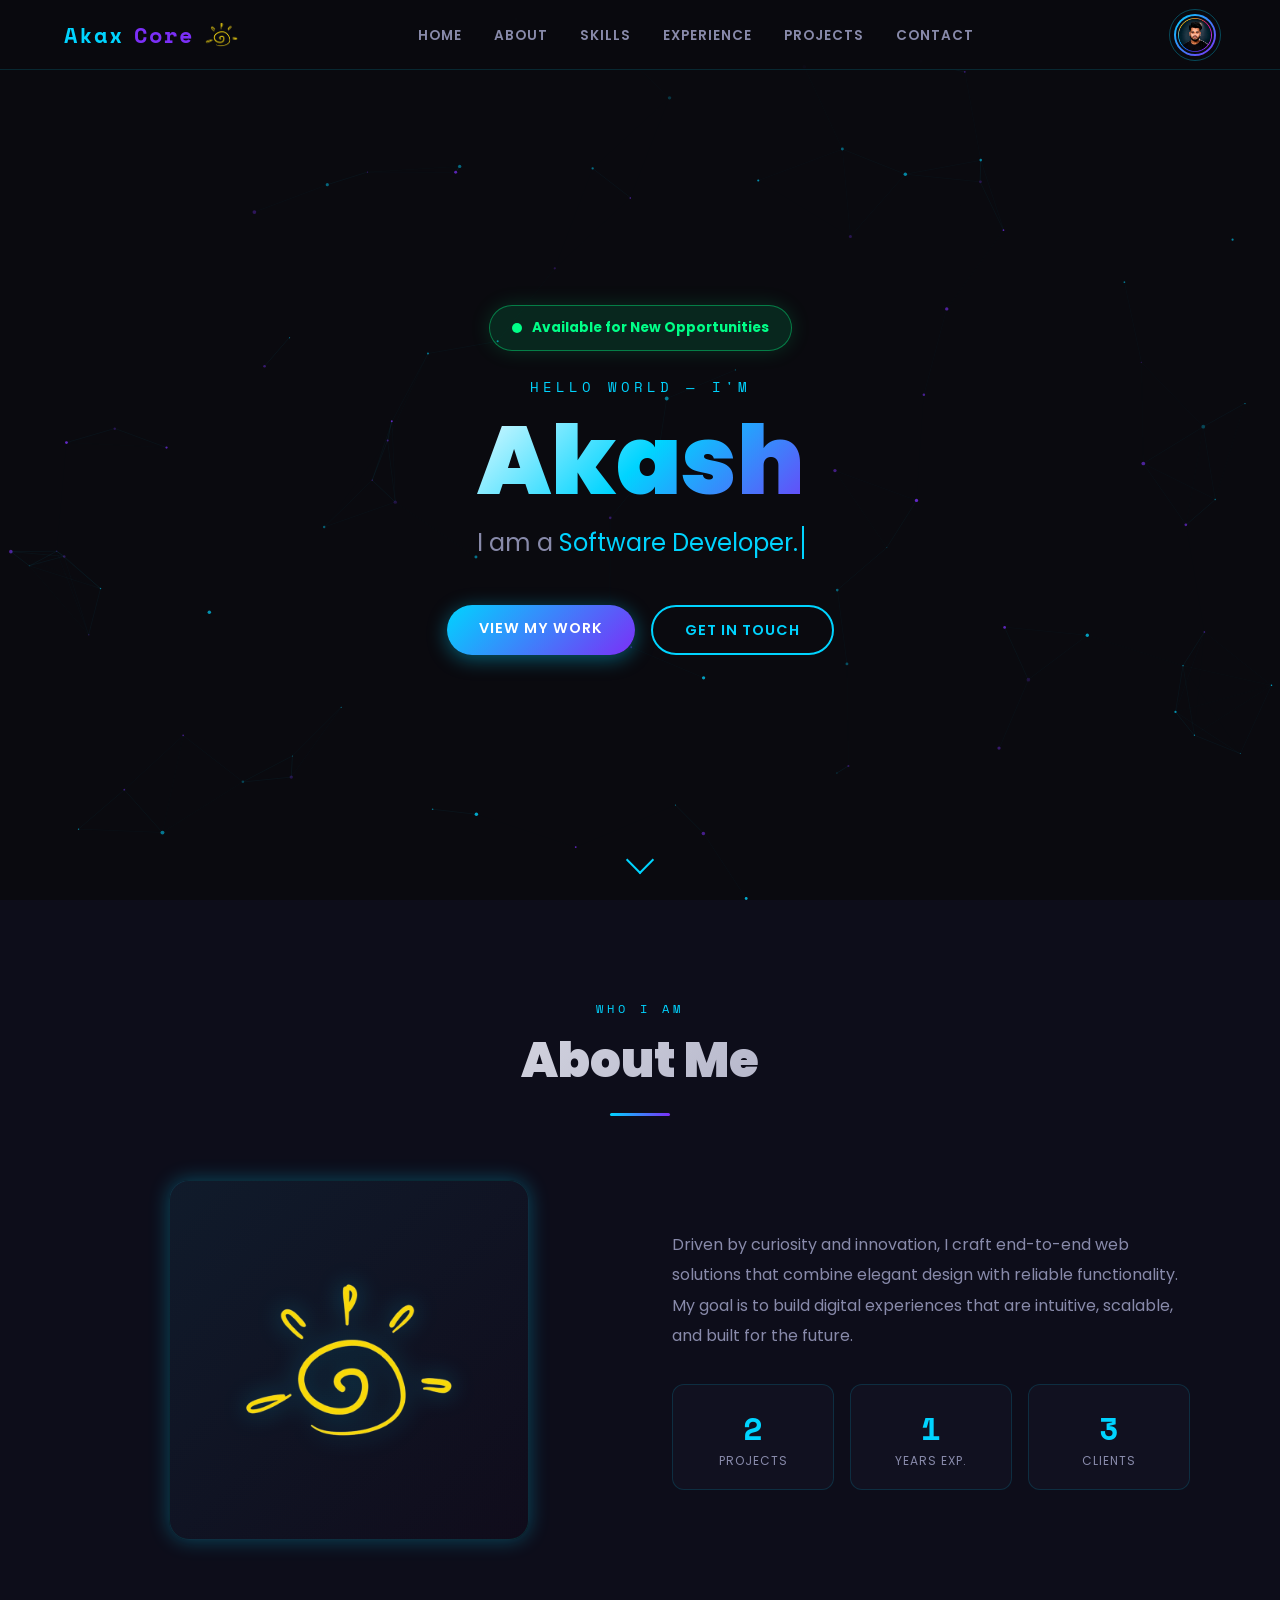
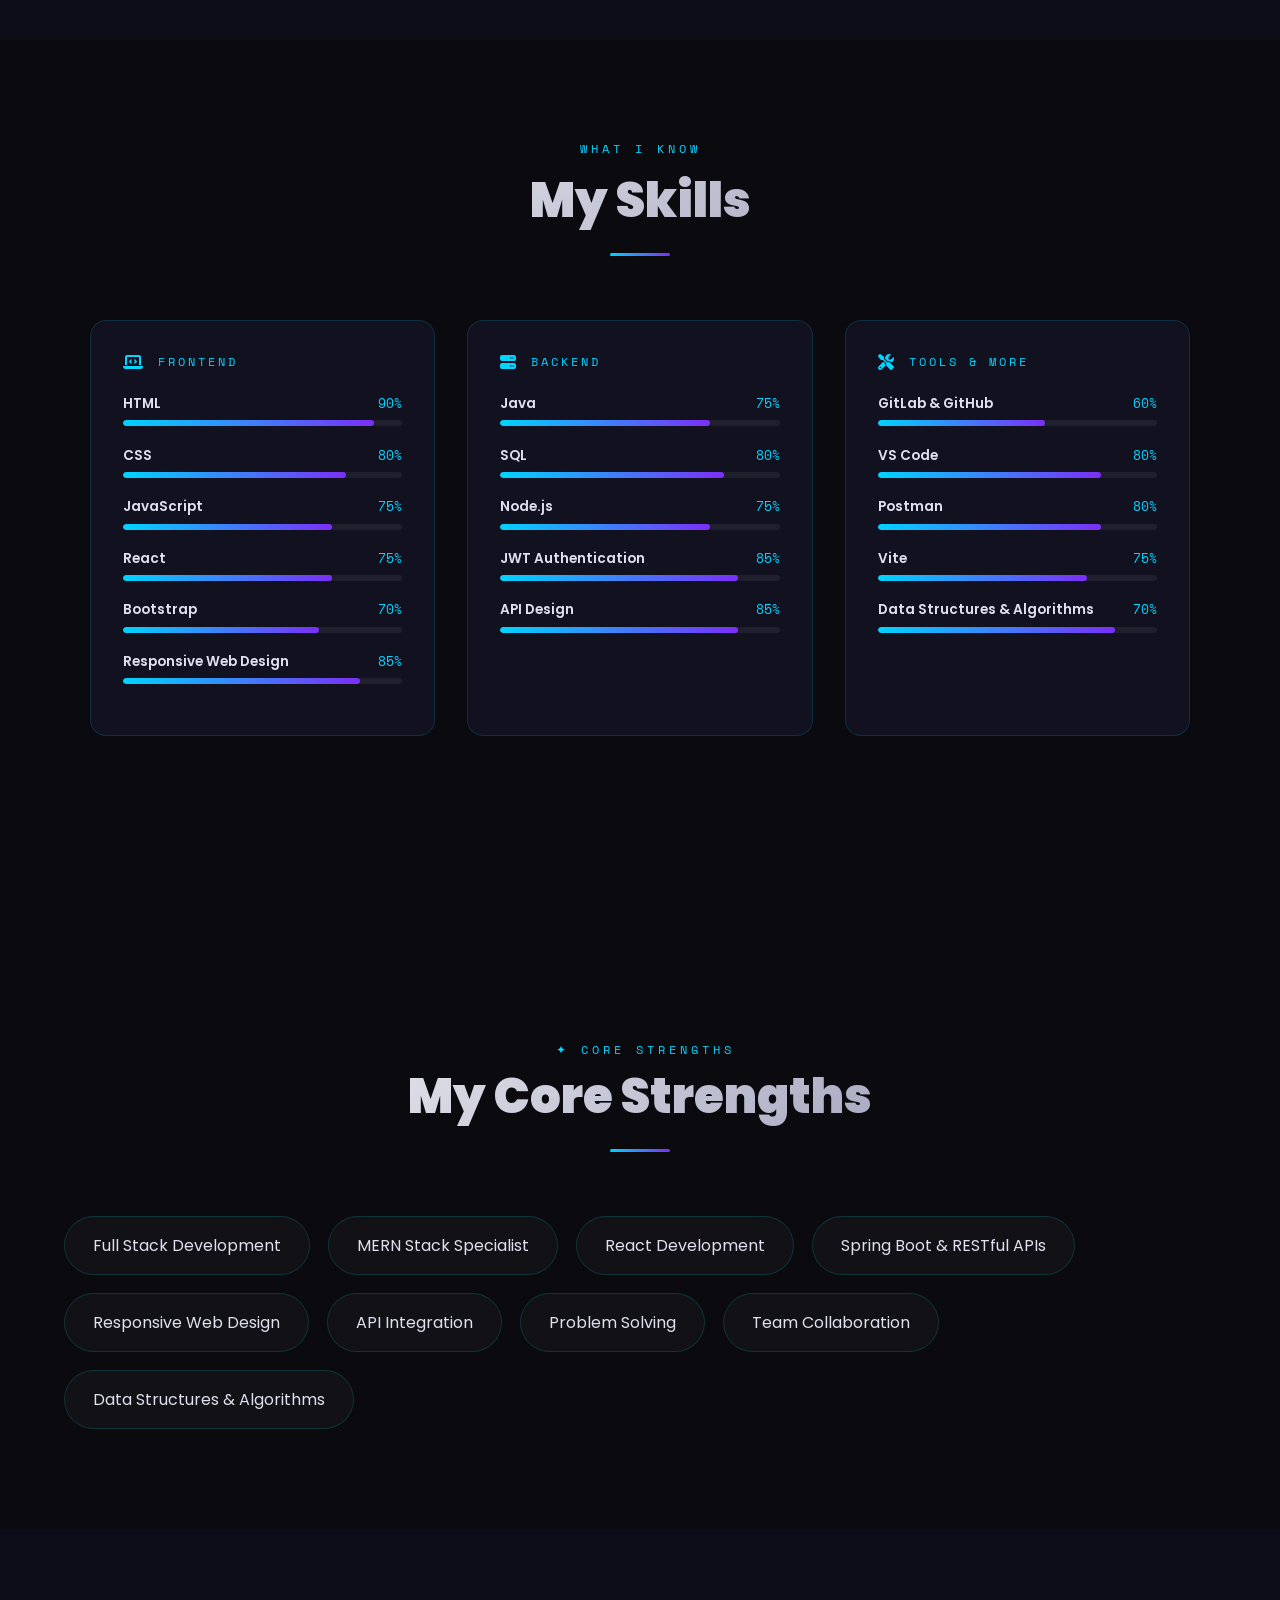
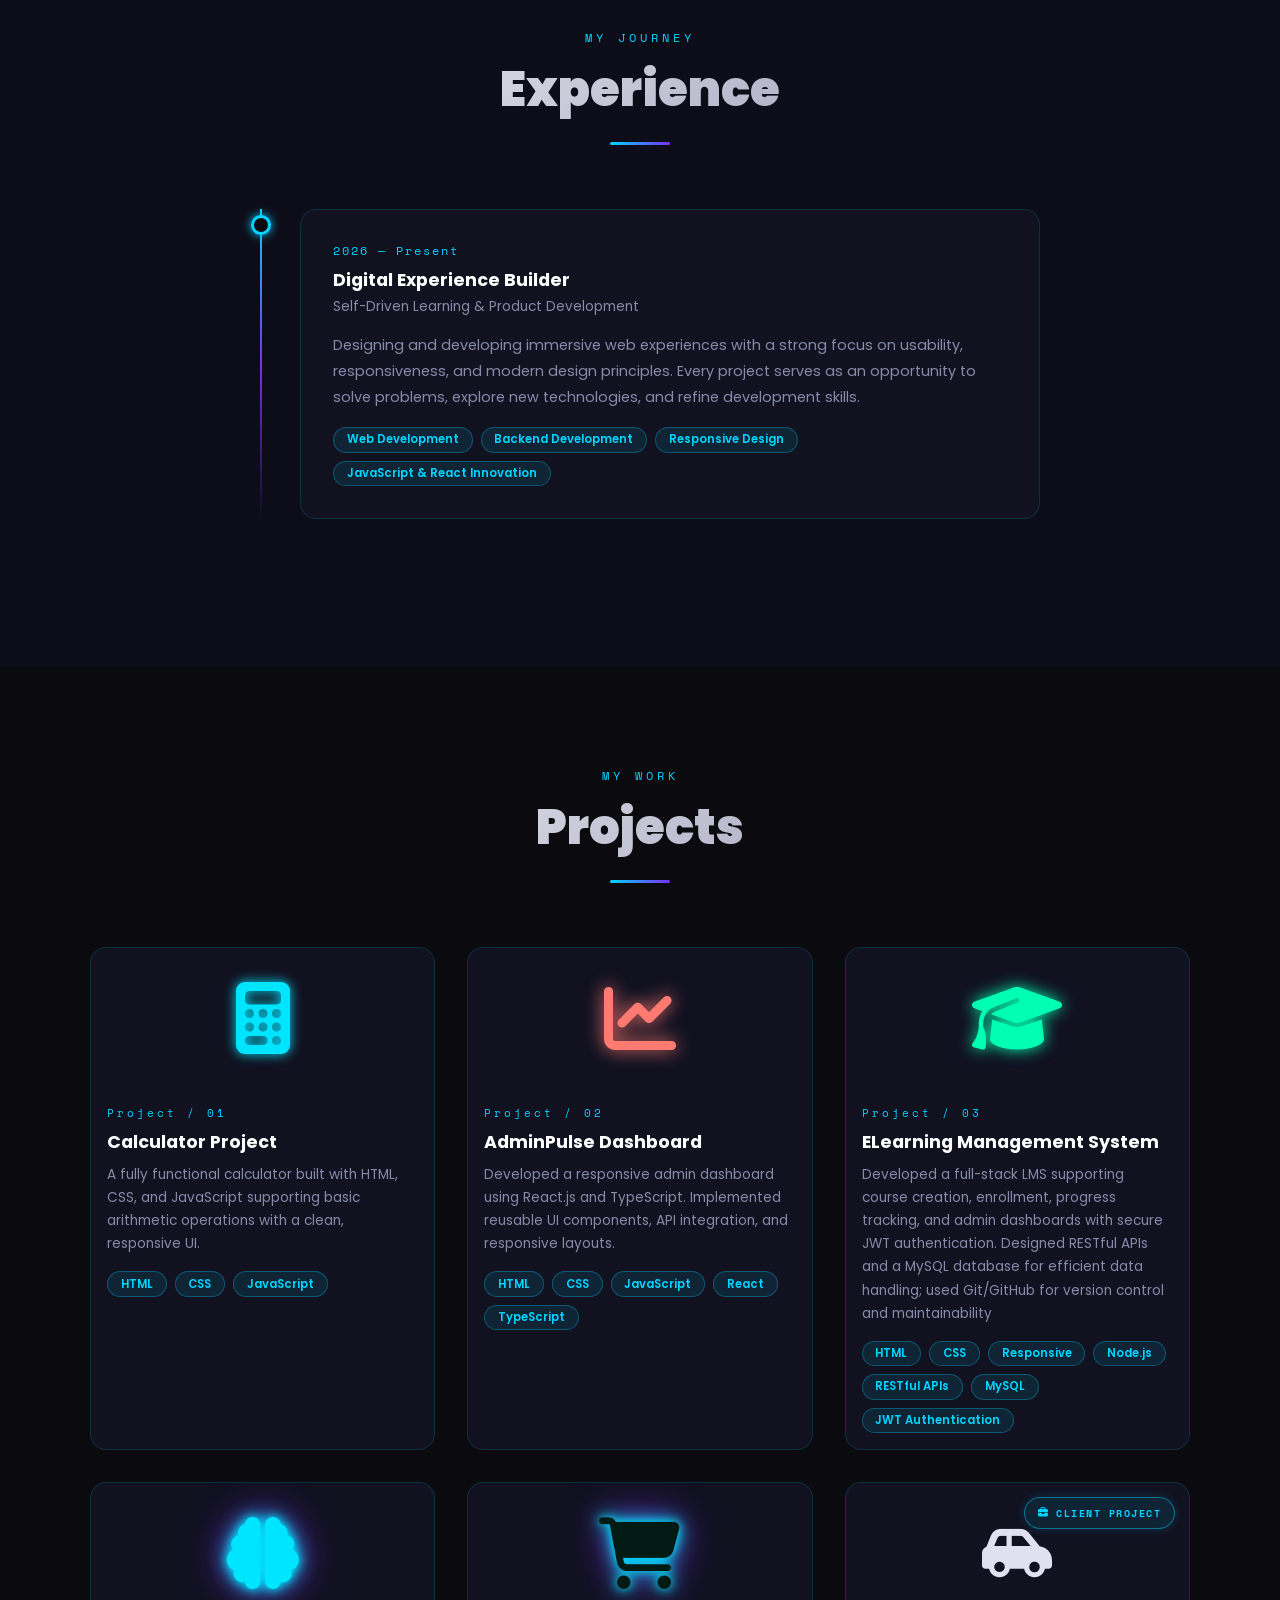
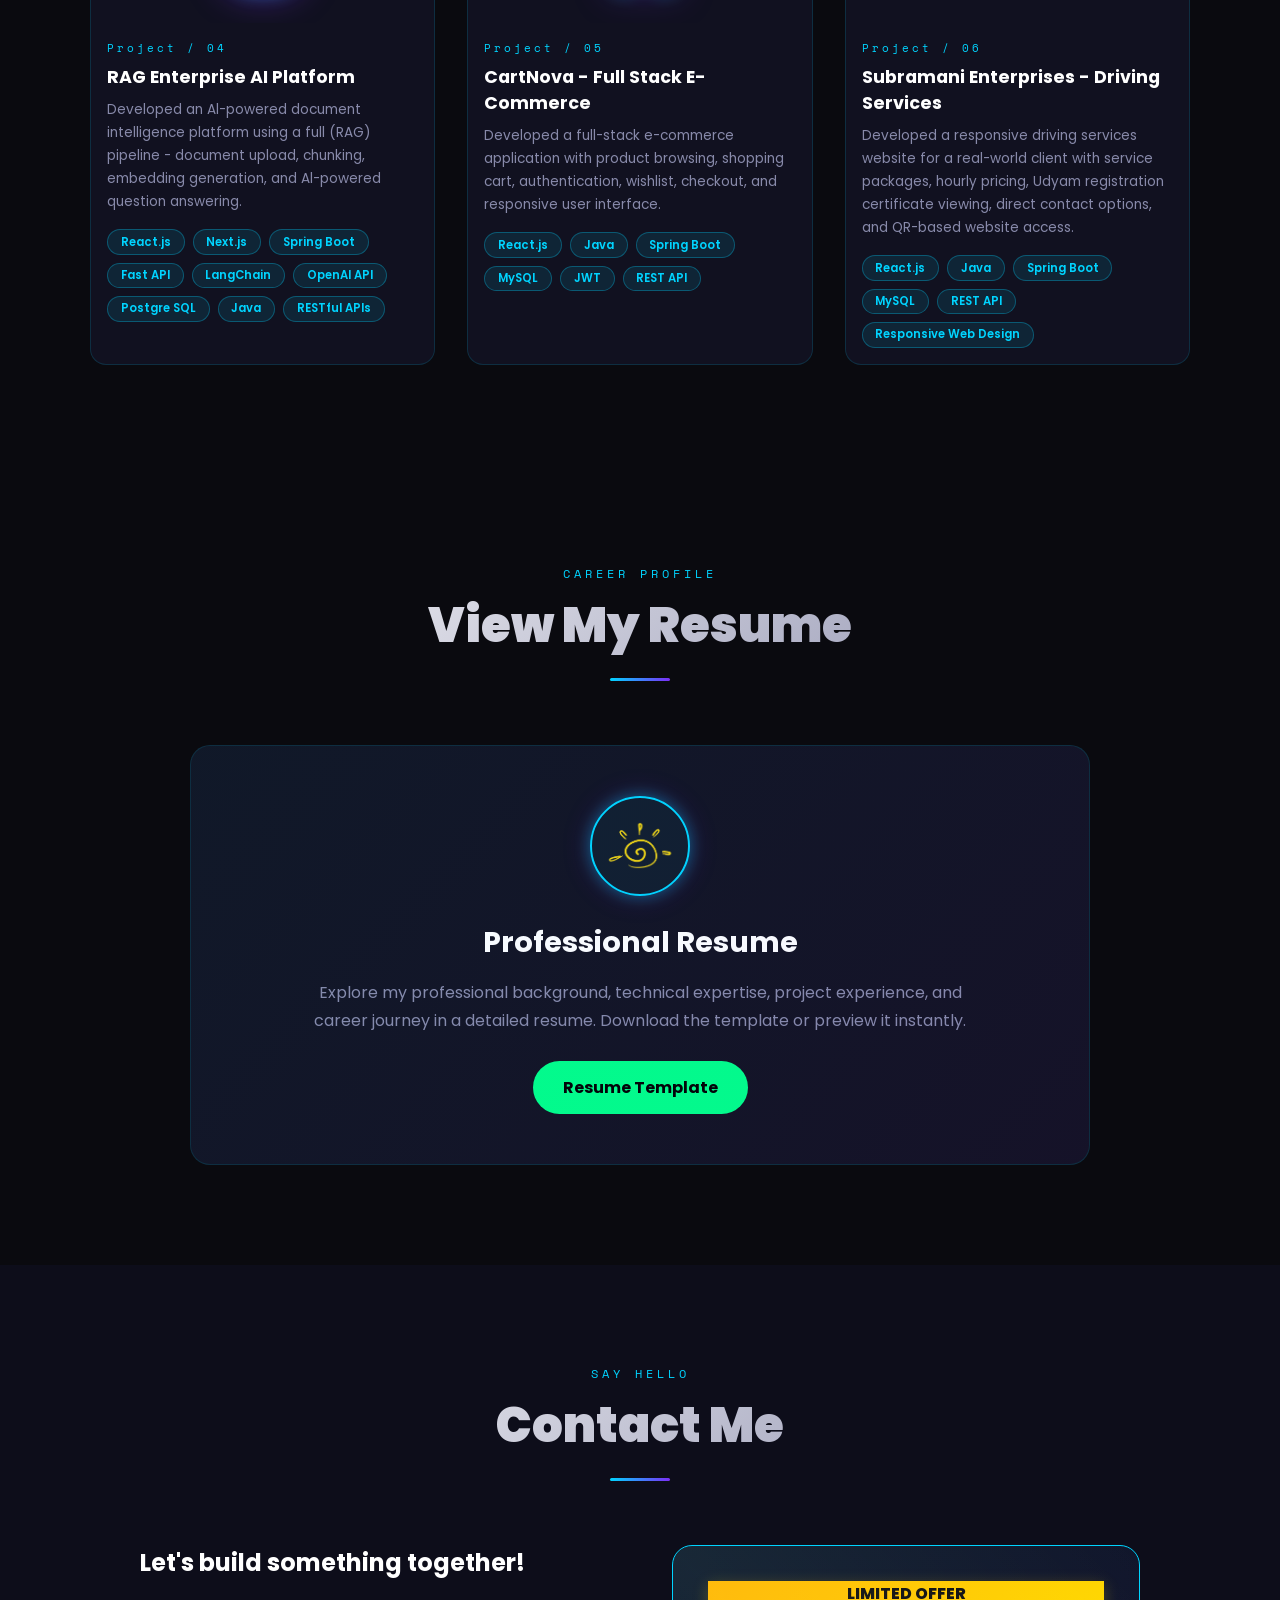
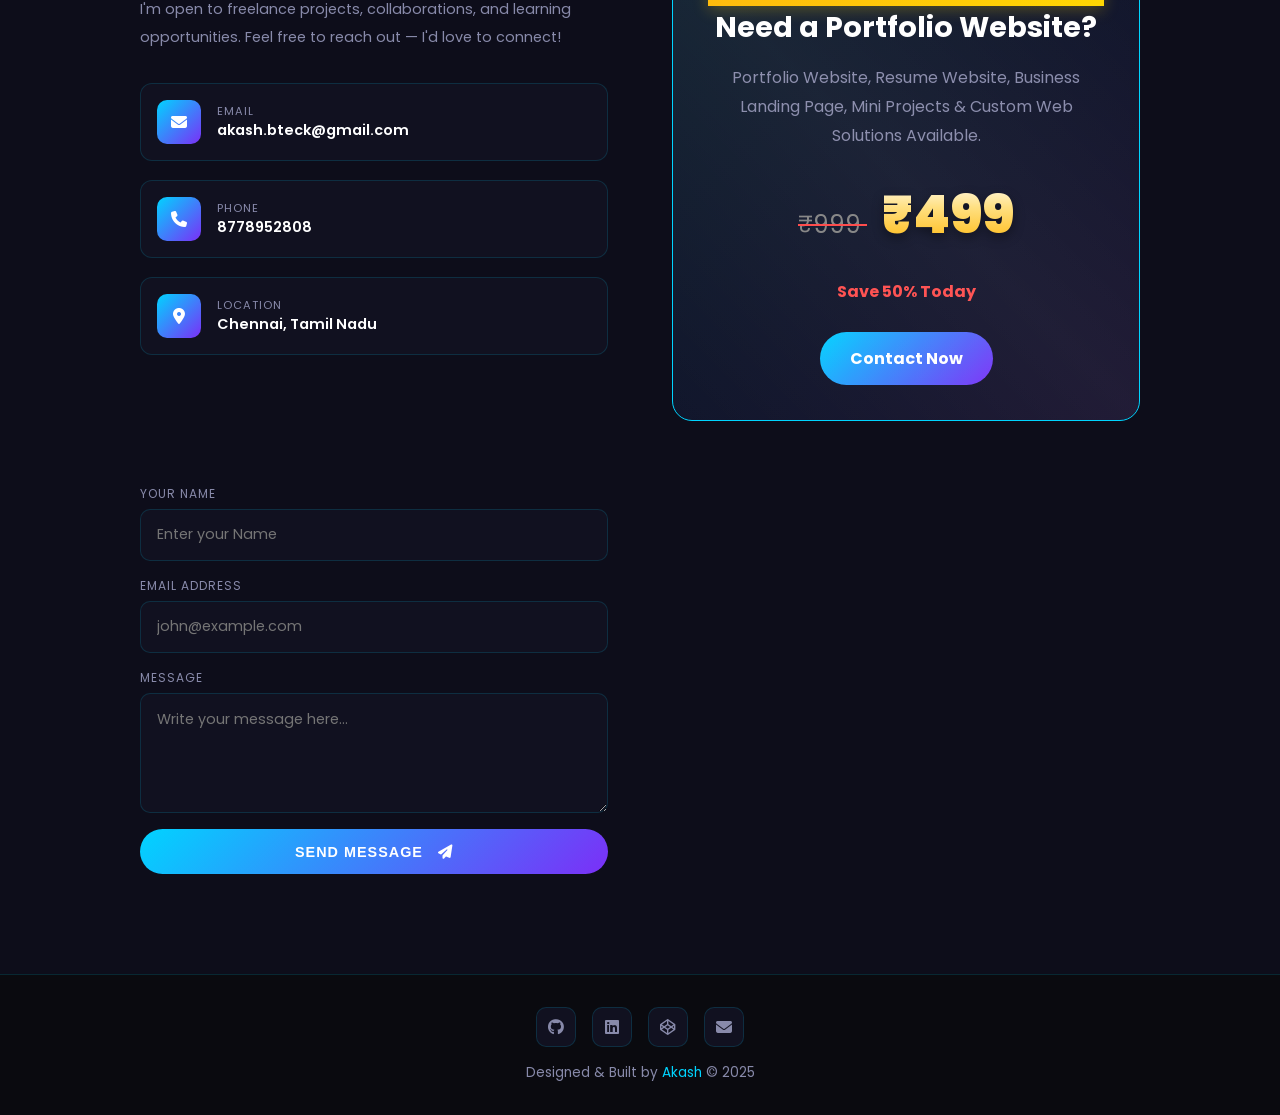
<file: Akax-Portfolio/index.html>
<!DOCTYPE html>
<html lang="en">
<head>
  <meta charset="UTF-8" />
  <meta name="viewport" content="width=device-width, initial-scale=1.0"/>
  <title>Akash-Portfolio</title>

  <link rel="icon" type="image/png" href="./akaxwebsunlogo-removebg-preview.png">

  <link rel="stylesheet" href="https://cdnjs.cloudflare.com/ajax/libs/font-awesome/6.4.0/css/all.min.css"/>
  <link href="https://fonts.googleapis.com/css2?family=Poppins:wght@300;400;600;700;900&family=Space+Mono:wght@400;700&display=swap" rel="stylesheet"/>
  <style>
    :root {
      --primary: #00d4ff;
      --secondary: #7b2ff7;
      --accent: #ff6b6b;
      --bg-dark: #0a0a0f;
      --bg-card: #111120;
      --bg-section: #0d0d1a;
      --text: #e0e0f0;
      --text-muted: #888aaa;
      --border: rgba(0,212,255,0.15);
      --glow: 0 0 20px rgba(0,212,255,0.3);
    }
    *, *::before, *::after { box-sizing: border-box; margin: 0; padding: 0; }
    html { scroll-behavior: smooth; }
    body {
      font-family: 'Poppins', sans-serif;
      background: var(--bg-dark);
      color: var(--text);
      overflow-x: hidden;
    }

    /* ── PARTICLES CANVAS ── */
    #particles-canvas {
      position: fixed; top: 0; left: 0;
      width: 100%; height: 100%;
      pointer-events: none; z-index: 0;
    }

    /* ── NAVBAR ── */
    nav {
      position: fixed; top: 0; left: 0; right: 0;
      z-index: 1000;
      display: flex; align-items: center; justify-content: space-between;
      padding: 0 5%;
      height: 70px;
      background: rgba(10,10,15,0.85);
      backdrop-filter: blur(12px);
      border-bottom: 1px solid var(--border);
      transition: all 0.3s;
    }
    nav.scrolled { box-shadow: var(--glow); }
    .nav-logo {
      font-family: 'Space Mono', monospace;
      font-size: 1.4rem; font-weight: 700;
      color: var(--primary);
      letter-spacing:2px;

    color:var(--primary);
    display:flex;
    align-items:center;
    gap:10px;
    }

.nav-logo img{
    width:35px;
    height:35px;
    object-fit:contain;
}

.nav-logo span{
    color:var(--secondary);
}
    .nav-logo span { color: var(--secondary); }
    .nav-links {
      display: flex; gap: 2rem; list-style: none;
    }
    .nav-links a {
      color: var(--text-muted); text-decoration: none;
      font-size: 0.85rem; font-weight: 600; letter-spacing: 1px;
      text-transform: uppercase;
      transition: color 0.3s;
      position: relative;
    }
    .nav-links a::after {
      content: ''; position: absolute; bottom: -4px; left: 0;
      width: 0; height: 2px; background: var(--primary);
      transition: width 0.3s;
    }
    .nav-links a:hover { color: var(--primary); }
    .nav-links a:hover::after { width: 100%; }
    .nav-toggle {
      display: none; flex-direction: column; gap: 5px; cursor: pointer;
      padding: 5px; z-index: 1001;
    }
    .nav-toggle span {
      width: 25px; height: 2px; background: var(--primary);
      transition: all 0.3s; display: block;
    }
    /* hamburger animation */
    .nav-toggle.active span:nth-child(1) { transform: translateY(7px) rotate(45deg); }
    .nav-toggle.active span:nth-child(2) { opacity: 0; }
    .nav-toggle.active span:nth-child(3) { transform: translateY(-7px) rotate(-45deg); }

    /* ── HERO ── */
    #home {
      position: relative; z-index: 1;
      min-height: 100vh;
      display: flex; align-items: center; justify-content: center;
      text-align: center; padding: 120px 5% 60px;
    }
    .hero-content { animation: fadeUp 1s ease forwards; }
    .hero-greeting {
      font-family: 'Space Mono', monospace;
      font-size: 0.9rem; color: var(--primary);
      letter-spacing: 4px; text-transform: uppercase;
      margin-bottom: 1rem;
      animation: fadeUp 0.8s ease 0.2s both;
    }
    .hero-name {
      font-size: clamp(3rem, 8vw, 6rem);
      font-weight: 900; line-height: 1;
      background: linear-gradient(135deg, #fff 0%, var(--primary) 50%, var(--secondary) 100%);
      -webkit-background-clip: text; -webkit-text-fill-color: transparent;
      background-clip: text;
      margin-bottom: 1rem;
      animation: fadeUp 0.8s ease 0.4s both;
    }
    .hero-typed-wrapper {
      font-size: clamp(1rem, 3vw, 1.5rem);
      color: var(--text-muted);
      margin-bottom: 2.5rem;
      animation: fadeUp 0.8s ease 0.6s both;
      min-height: 2.5rem;
    }
    #typed-text {
      color: var(--primary);
      border-right: 2px solid var(--primary);
      padding-right: 4px;
      animation: blink 0.7s step-end infinite;
    }
    @keyframes blink { 50% { border-color: transparent; } }
    .hero-btns {
      display: flex; gap: 1rem; justify-content: center; flex-wrap: wrap;
      animation: fadeUp 0.8s ease 0.8s both;
    }
    .btn-primary-cta, .btn-secondary-cta {
      padding: 0.8rem 2rem; border-radius: 50px;
      font-weight: 600; font-size: 0.9rem; letter-spacing: 1px;
      text-decoration: none; text-transform: uppercase;
      transition: all 0.3s; cursor: pointer; border: none;
    }
    .btn-primary-cta {
      background: linear-gradient(135deg, var(--primary), var(--secondary));
      color: #fff; box-shadow: 0 4px 20px rgba(0,212,255,0.4);
    }
    .btn-primary-cta:hover { transform: translateY(-3px); box-shadow: 0 8px 30px rgba(0,212,255,0.6); }
    .btn-secondary-cta {
      background: transparent;
      color: var(--primary); border: 2px solid var(--primary);
    }
    .btn-secondary-cta:hover { background: var(--primary); color: #000; transform: translateY(-3px); }
    .scroll-indicator {
      position: absolute; bottom: 30px; left: 50%;
      transform: translateX(-50%);
      animation: bounce 2s infinite;
    }
    .scroll-indicator span {
      display: block; width: 20px; height: 20px;
      border-right: 2px solid var(--primary); border-bottom: 2px solid var(--primary);
      transform: rotate(45deg);
    }
    @keyframes bounce { 0%,100%{transform:translateX(-50%) translateY(0)} 50%{transform:translateX(-50%) translateY(-10px)} }
    @keyframes fadeUp { from{opacity:0;transform:translateY(30px)} to{opacity:1;transform:translateY(0)} }

    /* ── SECTION BASE ── */
    section { position: relative; z-index: 1; padding: 100px 5%; }
    .section-header { text-align: center; margin-bottom: 4rem; }
    .section-tag {
      font-family: 'Space Mono', monospace;
      font-size: 0.75rem; color: var(--primary);
      letter-spacing: 4px; text-transform: uppercase;
      margin-bottom: 0.5rem;
    }
    .section-title {
      font-size: clamp(2rem, 5vw, 3rem);
      font-weight: 900;
      background: linear-gradient(135deg, #fff, var(--text-muted));
      -webkit-background-clip: text; -webkit-text-fill-color: transparent;
      background-clip: text;
    }
    .section-line {
      width: 60px; height: 3px;
      background: linear-gradient(90deg, var(--primary), var(--secondary));
      margin: 1rem auto 0; border-radius: 3px;
    }
    .reveal {
      opacity: 0; transform: translateY(40px);
      transition: opacity 0.7s ease, transform 0.7s ease;
    }
    .reveal.visible { opacity: 1; transform: translateY(0); }

    /* ── ABOUT ── */
    #about { background: var(--bg-section); }
    .about-grid {
      display: grid; grid-template-columns: 1fr 1fr;
      gap: 4rem; align-items: center; max-width: 1100px; margin: 0 auto;
    }
    .about-img-wrapper {
      position: relative;
      display: flex; justify-content: center;
    }
    .about-avatar {
      width: 100%; max-width: 360px;
      border-radius: 20px;
      background: linear-gradient(135deg, var(--bg-card), var(--bg-dark));
      border: 1px solid var(--border);
      aspect-ratio: 1;
      display: flex; align-items: center; justify-content: center;
      font-size: 8rem; color: var(--primary);
      box-shadow: var(--glow);
      position: relative; overflow: hidden;
    }
    .about-avatar::before {
      content: '';
      position: absolute; inset: 0;
      background: linear-gradient(135deg, rgba(0,212,255,0.05), rgba(123,47,247,0.05));
    }

.about-profile-img{
    width:65%;
    height:65%;
    object-fit:contain;

    position:relative;
    z-index:2;

    border-radius:15px;

    filter: drop-shadow(0 0 12px rgba(0,212,255,.35));

    transition:.4s;
}

.about-profile-img:hover{
    transform:scale(1.05);
}

.about-profile-img:hover{
    transform:scale(1.05);
}
.about-profile-img:hover{
    transform:scale(1.05);
}

    .about-avatar-ring {
      position: absolute; inset: -10px;
      border: 2px solid transparent;
      border-radius: 24px;
      background: linear-gradient(135deg, var(--primary), var(--secondary)) border-box;
      -webkit-mask: linear-gradient(#fff 0 0) padding-box, linear-gradient(#fff 0 0);
      -webkit-mask-composite: destination-out;
      mask-composite: exclude;
      animation: spin 8s linear infinite;
    }
    @keyframes spin { to { transform: rotate(360deg); } }
    .about-text p {
      color: var(--text-muted); line-height: 1.9;
      font-size: 1rem; margin-bottom: 2rem;
    }
    .about-stats {
      display: grid; grid-template-columns: repeat(3, 1fr);
      gap: 1rem;
    }
    .stat-card {
      background: var(--bg-card);
      border: 1px solid var(--border);
      border-radius: 12px; padding: 1.2rem;
      text-align: center; transition: all 0.3s;
    }
    .stat-card:hover { border-color: var(--primary); transform: translateY(-4px); box-shadow: var(--glow); }
    .stat-num {
      font-family: 'Space Mono', monospace;
      font-size: 2rem; font-weight: 700;
      color: var(--primary);
    }
    .stat-label { font-size: 0.75rem; color: var(--text-muted); text-transform: uppercase; letter-spacing: 1px; }

    /* ── SKILLS ── */
    #skills { background: var(--bg-dark); }
    .skills-grid {
      display: grid; grid-template-columns: repeat(auto-fit, minmax(280px, 1fr));
      gap: 2rem; max-width: 1100px; margin: 0 auto;
    }
    .skills-card {
      background: var(--bg-card);
      border: 1px solid var(--border);
      border-radius: 16px; padding: 2rem;
      transition: all 0.3s;
    }
    .skills-card:hover { border-color: var(--primary); box-shadow: var(--glow); transform: translateY(-6px); }
    .skills-card-title {
      font-family: 'Space Mono', monospace;
      font-size: 0.75rem; color: var(--primary);
      letter-spacing: 3px; text-transform: uppercase;
      margin-bottom: 1.5rem;
      display: flex; align-items: center; gap: 0.75rem;
    }
    .skills-card-title i { font-size: 1rem; }
    .skill-item { margin-bottom: 1.2rem; }
    .skill-header { display: flex; justify-content: space-between; margin-bottom: 0.4rem; }
    .skill-name { font-size: 0.85rem; font-weight: 600; color: var(--text); }
    .skill-pct { font-size: 0.8rem; color: var(--primary); font-family: 'Space Mono', monospace; }
    .skill-bar {
      height: 6px; background: rgba(255,255,255,0.06);
      border-radius: 6px; overflow: hidden;
    }
    .skill-fill {
      height: 100%; border-radius: 6px;
      background: linear-gradient(90deg, var(--primary), var(--secondary));
      width: 0; transition: width 1.2s cubic-bezier(0.4, 0, 0.2, 1);
    }

    /* ── EXPERIENCE ── */
    #experience { background: var(--bg-section); }
    .timeline { max-width: 800px; margin: 0 auto; position: relative; }
    .timeline::before {
      content: ''; position: absolute;
      left: 20px; top: 0; bottom: 0; width: 2px;
      background: linear-gradient(180deg, var(--primary), var(--secondary), transparent);
    }
    .timeline-item {
      padding-left: 60px; margin-bottom: 3rem;
      position: relative;
    }
    .timeline-dot {
      position: absolute; left: 11px; top: 6px;
      width: 20px; height: 20px; border-radius: 50%;
      background: var(--bg-dark);
      border: 3px solid var(--primary);
      box-shadow: 0 0 10px var(--primary);
      transition: all 0.3s;
    }
    .timeline-item:hover .timeline-dot {
      background: var(--primary);
      box-shadow: 0 0 20px var(--primary);
    }
    .timeline-card {
      background: var(--bg-card);
      border: 1px solid var(--border);
      border-radius: 16px; padding: 2rem;
      transition: all 0.3s;
    }
    .timeline-card:hover { border-color: var(--primary); box-shadow: var(--glow); }
    .timeline-period {
      font-family: 'Space Mono', monospace;
      font-size: 0.75rem; color: var(--primary);
      letter-spacing: 2px; margin-bottom: 0.5rem;
    }
    .timeline-role { font-size: 1.1rem; font-weight: 700; color: #fff; margin-bottom: 0.25rem; }
    .timeline-company { font-size: 0.85rem; color: var(--text-muted); margin-bottom: 1rem; }
    .timeline-desc { font-size: 0.9rem; color: var(--text-muted); line-height: 1.8; }
    .timeline-tags { display: flex; flex-wrap: wrap; gap: 0.5rem; margin-top: 1rem; }
    .tag {
      font-size: 0.72rem; padding: 0.2rem 0.8rem;
      border-radius: 20px; font-weight: 600;
      background: rgba(0,212,255,0.1);
      border: 1px solid rgba(0,212,255,0.3);
      color: var(--primary);
    }

    /* ── PROJECTS ── */
    #projects { background: var(--bg-dark); }
    .projects-grid {
      display: grid; grid-template-columns: repeat(auto-fit, minmax(300px, 1fr));
      gap: 2rem; max-width: 1100px; margin: 0 auto;
    }
    .project-card {
      background: var(--bg-card);
      min-height: 420px;
      border: 1px solid var(--border);
      border-radius: 16px; overflow: hidden;
      transition: all 0.3s; cursor: pointer;
    }
    .project-card:hover { border-color: var(--primary); box-shadow: var(--glow); transform: translateY(-8px); }
    .project-thumb {
      height: 140px;
      position: relative; overflow: hidden;
      display: flex; align-items: center; justify-content: center;
      font-size: 3.5rem;
    }
    .project-thumb .thumb-bg {
      position: absolute; inset: 0;
      opacity: 0.15; transition: opacity 0.3s;
    }
    .project-card:hover .thumb-bg { opacity: 0.25; }
    .project-thumb-icon { position: relative; z-index: 1; }
    .project-body { padding: 1rem; }
    .project-number {
      font-family: 'Space Mono', monospace;
      font-size: 0.7rem; color: var(--primary);
      letter-spacing: 3px; margin-bottom: 0.5rem;
    }
    .project-title { font-size: 1.1rem; font-weight: 700; color: #fff; margin-bottom: 0.5rem; }
    .project-desc { font-size: 0.85rem; color: var(--text-muted); line-height: 1.7; margin-bottom: 1rem; }
    .project-links { display: flex; gap: 1rem; }
    .project-link {
      font-size: 0.8rem; font-weight: 600;
      color: var(--primary); text-decoration: none;
      display: flex; align-items: center; gap: 0.4rem;
      transition: color 0.2s;
    }
    .project-link:hover { color: #fff; }

    /* ── CONTACT ── */
    #contact { background: var(--bg-section); }
    .contact-grid {
      display: grid; grid-template-columns: 1fr 1fr;
      gap: 4rem; max-width: 1000px; margin: 0 auto;
    }
    .contact-info-title { font-size: 1.5rem; font-weight: 700; color: #fff; margin-bottom: 1rem; }
    .contact-info-desc { font-size: 0.9rem; color: var(--text-muted); line-height: 1.9; margin-bottom: 2rem; }
    .contact-item {
      display: flex; align-items: center; gap: 1rem;
      margin-bottom: 1.2rem; padding: 1rem;
      background: var(--bg-card);
      border: 1px solid var(--border);
      border-radius: 12px; transition: all 0.3s;
    }
    .contact-item:hover { border-color: var(--primary); box-shadow: var(--glow); }
    .contact-icon {
      width: 44px; height: 44px; border-radius: 10px;
      background: linear-gradient(135deg, var(--primary), var(--secondary));
      display: flex; align-items: center; justify-content: center;
      font-size: 1rem; color: #fff; flex-shrink: 0;
    }
    .contact-label { font-size: 0.7rem; color: var(--text-muted); text-transform: uppercase; letter-spacing: 1px; }
    .contact-val { font-size: 0.9rem; font-weight: 600; color: #fff; }
    .contact-form { display: flex; flex-direction: column; gap: 1rem; }
    .form-group { display: flex; flex-direction: column; gap: 0.4rem; }
    .form-group label { font-size: 0.75rem; color: var(--text-muted); letter-spacing: 1px; text-transform: uppercase; }
    .form-group input, .form-group textarea {
      background: var(--bg-card);
      border: 1px solid var(--border);
      border-radius: 10px; padding: 0.9rem 1rem;
      color: var(--text); font-family: 'Poppins', sans-serif;
      font-size: 0.9rem; resize: vertical;
      transition: border-color 0.3s;
      width: 100%;
    }
    .form-group input:focus, .form-group textarea:focus {
      outline: none; border-color: var(--primary);
      box-shadow: 0 0 0 3px rgba(0,212,255,0.1);
    }
    .form-group textarea { min-height: 120px; }
    .btn-submit {
      padding: 0.9rem 2rem; border-radius: 50px;
      background: linear-gradient(135deg, var(--primary), var(--secondary));
      border: none; color: #fff; font-weight: 700;
      font-size: 0.9rem; letter-spacing: 1px; text-transform: uppercase;
      cursor: pointer; transition: all 0.3s;
      width: 100%;
    }
    .btn-submit:hover { transform: translateY(-3px); box-shadow: 0 8px 30px rgba(0,212,255,0.5); }
    .form-success {
      display: none; text-align: center;
      padding: 1.5rem; background: rgba(0,212,255,0.1);
      border: 1px solid var(--primary);
      border-radius: 12px; color: var(--primary);
      font-weight: 600;
    }

    /* ── FOOTER ── */
    footer {
      position: relative; z-index: 1;
      text-align: center; padding: 2rem 5%;
      border-top: 1px solid var(--border);
      color: var(--text-muted); font-size: 0.85rem;
    }
    footer span { color: var(--primary); }
    .social-links { display: flex; justify-content: center; gap: 1rem; margin-bottom: 1rem; flex-wrap: wrap; }
    .social-links a {
      width: 40px; height: 40px; border-radius: 10px;
      background: var(--bg-card); border: 1px solid var(--border);
      display: flex; align-items: center; justify-content: center;
      color: var(--text-muted); text-decoration: none; font-size: 1rem;
      transition: all 0.3s;
    }
    .social-links a:hover { border-color: var(--primary); color: var(--primary); box-shadow: var(--glow); transform: translateY(-3px); }

    /* ── BACK TO TOP ── */
    .back-top {
      position: fixed; bottom: 30px; right: 30px; z-index: 999;
      width: 44px; height: 44px; border-radius: 12px;
      background: linear-gradient(135deg, var(--primary), var(--secondary));
      border: none; color: #fff; font-size: 1rem;
      cursor: pointer; opacity: 0; transition: all 0.3s;
      display: flex; align-items: center; justify-content: center;
    }
    .back-top.show { opacity: 1; }
    .back-top:hover { transform: translateY(-4px); box-shadow: 0 8px 20px rgba(0,212,255,0.5); }

    /* ══════════════════════════════════════════
       MOBILE RESPONSIVE — max-width: 768px
    ══════════════════════════════════════════ */
    @media (max-width: 768px) {

      /* ── NAV ── */
      .nav-toggle {
        display: flex;
      }
      .nav-links {
        display: none;
        flex-direction: column;
        position: fixed;
        top: 70px; left: 0; right: 0;
        background: rgba(10,10,15,0.97);
        backdrop-filter: blur(16px);
        padding: 1.5rem 5% 2rem;
        gap: 0;
        border-bottom: 1px solid var(--border);
        z-index: 999;
      }
      .nav-links.open {
        display: flex;
      }
      .nav-links li {
        border-bottom: 1px solid var(--border);
      }
      .nav-links li:last-child {
        border-bottom: none;
      }
      .nav-links a {
        display: block;
        padding: 0.9rem 0;
        font-size: 0.9rem;
        letter-spacing: 2px;
      }
      .nav-links a::after { display: none; }

      /* ── HERO ── */
      #home {
        padding: 100px 6% 80px;
        min-height: 100svh;
      }
      .hero-greeting {
        font-size: 0.75rem;
        letter-spacing: 3px;
      }
      .hero-name {
        font-size: clamp(2.8rem, 13vw, 4rem);
        margin-bottom: 0.75rem;
      }
      .hero-typed-wrapper {
        font-size: clamp(0.85rem, 4vw, 1.1rem);
        margin-bottom: 2rem;
      }
      .hero-btns {
        flex-direction: column;
        align-items: center;
        gap: 0.75rem;
      }
      .btn-primary-cta,
      .btn-secondary-cta {
        width: 100%;
        max-width: 280px;
        text-align: center;
        padding: 0.85rem 1.5rem;
        font-size: 0.85rem;
      }
      .scroll-indicator { display: none; }

      /* ── SECTIONS ── */
      section {
        padding: 70px 5%;
      }
      .section-header {
        margin-bottom: 2.5rem;
      }
      .section-title {
        font-size: clamp(1.7rem, 7vw, 2.2rem);
      }
      .section-tag {
        font-size: 0.68rem;
        letter-spacing: 3px;
      }

      /* ── ABOUT ── */
      .about-grid {
        grid-template-columns: 1fr;
        gap: 2rem;
      }
      .about-img-wrapper {
        order: -1;
      }
      .about-avatar {
        max-width: 200px;
        font-size: 5rem;
        margin: 0 auto;
      }
      .about-text p {
        font-size: 0.9rem;
        text-align: center;
      }
      .about-stats {
        grid-template-columns: repeat(3, 1fr);
        gap: 0.6rem;
      }
      .stat-card {
        padding: 0.9rem 0.5rem;
      }
      .stat-num {
        font-size: 1.5rem;
      }
      .stat-label {
        font-size: 0.62rem;
        letter-spacing: 0.5px;
      }

      /* ── SKILLS ── */
      .skills-grid {
        grid-template-columns: 1fr;
        gap: 1.25rem;
      }
      .skills-card {
        padding: 1.5rem;
      }

      /* ── EXPERIENCE ── */
      .timeline::before {
        left: 14px;
      }
      .timeline-item {
        padding-left: 44px;
        margin-bottom: 2rem;
      }
      .timeline-dot {
        left: 5px;
        width: 18px;
        height: 18px;
      }
      .timeline-card {
        padding: 1.25rem;
      }
      .timeline-role {
        font-size: 1rem;
      }
      .timeline-desc {
        font-size: 0.85rem;
      }

      /* ── PROJECTS ── */
      .projects-grid {
        grid-template-columns: 1fr;
        gap: 1.25rem;
      }
      .project-thumb {
        height: 150px;
        font-size: 3rem;
      }
      .project-body {
        padding: 1.25rem;
      }
      .project-title {
        font-size: 1rem;
      }
      .project-desc {
        font-size: 0.82rem;
      }

      /* ── CONTACT ── */
      .contact-grid {
        grid-template-columns: 1fr;
        gap: 2.5rem;
      }
      .contact-info-title {
        font-size: 1.25rem;
      }
      .contact-info-desc {
        font-size: 0.85rem;
      }
      .contact-val {
        font-size: 0.82rem;
        word-break: break-word;
      }
      .contact-item {
        padding: 0.85rem;
        gap: 0.75rem;
      }
      .contact-icon {
        width: 38px;
        height: 38px;
        font-size: 0.9rem;
      }

      /* ── FOOTER ── */
      footer {
        padding: 1.5rem 5%;
        font-size: 0.8rem;
      }
      .social-links {
        gap: 0.75rem;
      }

      /* ── BACK TO TOP ── */
      .back-top {
        bottom: 20px;
        right: 16px;
        width: 40px;
        height: 40px;
      }
    }

    /* ── Extra small devices (max-width: 400px) ── */
    @media (max-width: 400px) {
      .nav-logo {
        font-size: 1.1rem;
      }
      .hero-name {
        font-size: clamp(2.4rem, 14vw, 3rem);
      }
      .about-stats {
        grid-template-columns: repeat(3, 1fr);
        gap: 0.4rem;
      }
      .stat-num {
        font-size: 1.3rem;
      }
      .btn-primary-cta,
      .btn-secondary-cta {
        max-width: 100%;
        font-size: 0.8rem;
      }
    }


/* ===== RESUME SECTION ===== */

#resume{
    background: var(--bg-dark);
}

.resume-container{
    max-width:900px;
    margin:auto;
}

.resume-card{
    background: var(--bg-card);
    border:1px solid var(--border);
    border-radius:20px;
    padding:50px 30px;
    text-align:center;
    transition:.4s;
    position:relative;
    overflow:hidden;
}

.resume-card:hover{
    border-color:var(--primary);
    box-shadow:var(--glow);
    transform:translateY(-8px);
}

.resume-card::before{
    content:'';
    position:absolute;
    inset:0;
    background:linear-gradient(
      135deg,
      rgba(0,212,255,.04),
      rgba(123,47,247,.04)
    );
    pointer-events:none;
}
.resume-icon{
    width:90px;
    height:90px;
    margin:auto;
    border-radius:50%;
    display:flex;
    align-items:center;
    justify-content:center;
    font-size:2rem;
    color:var(--primary);
    border:2px solid var(--primary);
    margin-bottom:25px;
    box-shadow:0 0 25px rgba(0,212,255,.3);
}

.resume-card h3{
    font-size:1.8rem;
    color:#fff;
    margin-bottom:15px;
}

.resume-card p{
    color:var(--text-muted);
    line-height:1.8;
    max-width:700px;
    margin:auto;
}

.resume-buttons {
    display: flex;
    justify-content: center;
    gap: 20px;   
    margin-top: 25px;
    flex-wrap: wrap;
}
/* GREEN BLINK BUTTON */

.resume-view-btn{
    text-decoration:none;
    padding:14px 30px;
    border-radius:50px;
    background:#00ff88;
    color:#000;
    font-weight:700;
    animation:resumeGlow 1.2s infinite;
}

@keyframes resumeGlow{

    0%{
        box-shadow:0 0 5px #00ff88;
    }

    50%{
        box-shadow:
        0 0 20px #00ff88,
        0 0 40px #00ff88;
    }

    100%{
        box-shadow:0 0 5px #00ff88;
    }
}

.resume-download-btn{
    text-decoration:none;
    padding:14px 30px;
    border-radius:50px;
    color:#fff;
    font-weight:700;
    background:linear-gradient(
      135deg,
      var(--primary),
      var(--secondary)
    );
}

.resume-download-btn:hover,
.resume-view-btn:hover{
    transform:translateY(-3px);
}

@media(max-width:768px){

    .resume-card{
        padding:35px 20px;
    }

    .resume-buttons{
        flex-direction:column;
    }

    .resume-view-btn,
    .resume-download-btn{
        width:100%;
    }
}
.resume-icon img{
    width:65px;
    height:65px;
    object-fit:contain;
}



.resume-icon{
    width:100px;
    height:100px;
    margin:auto;
    border-radius:50%;
    display:flex;
    align-items:center;
    justify-content:center;

    background:rgba(0,212,255,0.05);

    border:2px solid var(--primary);

    box-shadow:
    0 0 15px rgba(0,212,255,.4),
    0 0 30px rgba(123,47,247,.2);

    margin-bottom:25px;

    animation:logoPulse 2s infinite;
}

.resume-icon img{
    width:70px;
    height:70px;
    object-fit:contain;
}

@keyframes logoPulse{

    0%{
        transform:scale(1);
    }

    50%{
        transform:scale(1.08);
    }

    100%{
        transform:scale(1);
    }

}
/* ===== PREMIUM LOADER ===== */

#loader{
    position:fixed;
    inset:0;
    background:#0a0a0f;
    display:flex;
    justify-content:center;
    align-items:center;
    z-index:99999;
    transition:opacity .8s ease;
}

.loader-ring{
    position:absolute;
    width:90px;
    height:90px;
    border:3px solid transparent;
    border-top:3px solid #00d4ff;
    border-radius:50%;
    animation:spin 1s linear infinite;
}

.loader-ring.ring2{
    width:130px;
    height:130px;
    border-top-color:#7b2ff7;
    animation:spinReverse 1.5s linear infinite;
}

@keyframes spin{
    100%{
        transform:rotate(360deg);
    }
}

@keyframes spinReverse{
    100%{
        transform:rotate(-360deg);
    }
}

.loader-hide{
    opacity:0;
    visibility:hidden;
}

.hero-content{
    opacity:0;
    transform:translateY(120px);
}

.hero-content.show{
    animation:heroEntry 1.5s cubic-bezier(.22,1,.36,1) forwards;
}

@keyframes heroEntry{

    0%{
        opacity:0;
        transform:translateY(120px);
    }

    100%{
        opacity:1;
        transform:translateY(0);
    }

}


/* ===== OFFER CARD ===== */

.offer-card{
    position:relative;
    background:linear-gradient(
    135deg,
    rgba(0,212,255,.08),
    rgba(123,47,247,.08)
    );

    border:1px solid var(--primary);
    border-radius:20px;
    padding:35px;
    text-align:center;
    overflow:hidden;

    animation:offerFloat 3s ease-in-out infinite;
}

.offer-card::before{
    content:'';
    position:absolute;
    inset:0;
    background:linear-gradient(
    45deg,
    transparent,
    rgba(255,255,255,.05),
    transparent
    );

    animation:shine 4s linear infinite;
}

.offer-badge{
    background:linear-gradient(
        135deg,
        #ffb700,
        #ffd700
    );

    color:#111;
    font-weight:800;
    box-shadow:0 4px 15px rgba(255,215,0,.25);

    animation:pulseGold 2s infinite;
}

@keyframes pulseGold{
    0%,100%{
        transform:scale(1);
    }
    50%{
        transform:scale(1.05);
    }
}

.offer-card h3{
    color:#fff;
    font-size:1.8rem;
    margin-bottom:15px;
}

.offer-card p{
    color:var(--text-muted);
    line-height:1.8;
}

.price-box{
    margin:25px 0;
}

.old-price{
    position:relative;
    font-size:1.5rem;
    color:#888;
    margin-right:15px;
}

.old-price::after{
    content:'';
    position:absolute;
    left:0;
    top:50%;

    width:100%;
    height:2px;

    background:#ff4d4d;

    transform:scaleX(0);
    transform-origin:left;

    animation:strikeLine 2s ease forwards infinite;
}

@keyframes strikeLine{
    0%{
        transform:scaleX(0);
    }

    40%,
    100%{
        transform:scaleX(1);
    }
}
.new-price{
    font-size:3.3rem;
    font-weight:900;

    background:linear-gradient(
        180deg,
        #ffffff 0%,
        #ffe082 40%,
        #ffb300 100%
    );

    -webkit-background-clip:text;
    -webkit-text-fill-color:transparent;

    filter:drop-shadow(0 4px 6px rgba(0,0,0,.4));

    animation:pulsePrice 2s ease-in-out infinite;
}

.offer-save{
    margin-top:12px;
    margin-bottom:28px; /* Contact button க்கு gap */
    
    color:#ff4d4d;
    font-weight:700;
    font-size:1rem;
}

@keyframes priceShine{
    0%{
        background-position:0% 50%;
    }
    50%{
        background-position:100% 50%;
    }
    100%{
        background-position:0% 50%;
    }
}
.offer-btn{
    display:inline-block;
    text-decoration:none;

    padding:14px 30px;
    border-radius:50px;

    background:linear-gradient(
    135deg,
    var(--primary),
    var(--secondary)
    );

    color:#fff;
    font-weight:700;

    transition:.3s;
}

.offer-btn:hover{
    transform:translateY(-5px);
}

@keyframes blinkOffer{

    0%,100%{
        transform:scale(1);
    }

    50%{
        transform:scale(1.08);
        box-shadow:
        0 0 20px #ff2d55,
        0 0 40px #ff2d55;
    }

}

@keyframes offerFloat{

    0%,100%{
        transform:translateY(0);
    }

    50%{
        transform:translateY(-8px);
    }

}

@keyframes shine{

    from{
        transform:translateX(-100%);
    }

    to{
        transform:translateX(100%);
    }

}

.availability-badge{
    display:inline-flex;
    align-items:center;
    gap:10px;

    padding:12px 22px;

    border-radius:50px;

    background:rgba(0,255,136,.12);

    border:1px solid rgba(0,255,136,.4);

    color:#00ff88;

    font-size:.85rem;
    font-weight:700;

    margin-bottom:25px;

    box-shadow:0 0 20px rgba(0,255,136,.15);

    animation:badgeFloat 3s ease-in-out infinite;
}

.status-dot{
    width:10px;
    height:10px;

    border-radius:50%;
    background:#00ff88;

    animation:statusPulse 1.5s infinite;
}

@keyframes statusPulse{

    0%{
        box-shadow:0 0 0 0 rgba(0,255,136,.8);
    }

    70%{
        box-shadow:0 0 0 12px rgba(0,255,136,0);
    }

    100%{
        box-shadow:0 0 0 0 rgba(0,255,136,0);
    }
}

@keyframes badgeFloat{

    0%,100%{
        transform:translateY(0);
    }

    50%{
        transform:translateY(-4px);
    }
}

.core-strengths{
    margin-top:100px;
}

.strengths-grid{
    display:flex;
    flex-wrap:wrap;
    gap:18px;
    margin-top:40px;
}



.strength-pill{

    padding:16px 28px;

    border-radius:50px;

    background:rgba(255,255,255,0.03);

    border:1px solid rgba(0,255,255,.15);

    transition:all .4s ease;

    position:relative;

    overflow:hidden;

     animation:floatCard 4s ease-in-out infinite;
}

@keyframes floatCard{

    0%,100%{
        transform:translateY(0);
    }

    50%{
        transform:translateY(-3px);
    }
}

.strength-pill:hover{

    transform:translateY(-6px);

    border-color:#00e5ff;

    box-shadow:
    0 0 15px rgba(0,229,255,.2),
    0 0 30px rgba(0,229,255,.15);
}

.calc-icon{
    font-size:72px;
    color:#00e5ff;
    animation:calcFloat 2.2s ease-in-out infinite;
    text-shadow:0 0 12px #00e5ff;
}

@keyframes calcFloat{
    0%,100%{
        transform:translateY(0) rotate(0deg);
    }
    50%{
        transform:translateY(-8px) rotate(-6deg);
    }
}

.admin-icon{
    font-size:72px;
    color:#ff7b72;
    animation:adminPulse 2s infinite;
    text-shadow:0 0 18px #ff7b72;
}

@keyframes adminPulse{

    0%,100%{
        transform:scale(1);
    }

    50%{
        transform:scale(1.12);
    }

}

.learn-icon{
    font-size:72px;
    color:#00ffb3;
    animation:learnBounce 2.4s ease-in-out infinite;
    text-shadow:0 0 16px #00ffb3;
}

@keyframes learnBounce{

    0%,100%{
        transform:translateY(0);
    }

    50%{
        transform:translateY(-10px);
    }

}
/* ===========================
   RAG Enterprise AI Project
=========================== */

.rag-thumb{
    position: relative;
    overflow: hidden;
    display: flex;
    justify-content: center;
    align-items: center;
}

/* Brain Icon */

.rag-icon{
    position: relative;
    z-index: 2;
    font-size: 72px;
    color: #00e5ff;

    text-shadow:
        0 0 10px #00e5ff,
        0 0 20px #00e5ff,
        0 0 40px #7b2ff7;

    animation: brainFloat 3s ease-in-out infinite;
}

/* Rotating Circle */

.rag-thumb::before{

    content: "";

    position: absolute;

    width: 110px;
    height: 110px;

    border: 2px solid rgba(0,229,255,.45);

    border-radius: 50%;

    animation: rotateRing 10s linear infinite;
}

/* Pulse Ring */

.rag-thumb::after{

    content: "";

    position: absolute;

    width: 85px;
    height: 85px;

    border-radius: 50%;

    background: rgba(0,229,255,.08);

    animation: pulseRing 2s ease-out infinite;
}


/* Floating Animation */

@keyframes brainFloat{

    0%,100%{
        transform:translateY(0px) scale(1);
    }

    50%{
        transform:translateY(-8px) scale(1.08);
    }

}


/* Ring Rotation */

@keyframes rotateRing{

    from{
        transform:rotate(0deg);
    }

    to{
        transform:rotate(360deg);
    }

}


/* Pulse */

@keyframes pulseRing{

    0%{
        transform:scale(.8);
        opacity:1;
    }

    100%{
        transform:scale(1.45);
        opacity:0;
    }

}
.cartnova-icon{
    position:relative;
    z-index:2;
    font-size:72px;
    color:#011a14;

    text-shadow:
        0 0 10px #00e5ff,
        0 0 20px #00e5ff,
        0 0 40px #7b2ff7;

    animation:cartFloat 2.5s ease-in-out infinite;
}

.cartnova-thumb{
    position:relative;
    overflow:hidden;
    display:flex;
    justify-content:center;
    align-items:center;
}

@keyframes cartFloat{
    0%,100%{
        transform:translateY(0) scale(1);
    }

    50%{
        transform:translateY(-8px) scale(1.08);
    }
}

/* =====================================================
   PROFILE AVATAR + PREMIUM PROFILE MODAL
   ===================================================== */

.profile-trigger{
    position:relative;
    width:42px;
    height:42px;
    border-radius:50%;
    margin-left:22px;
    cursor:pointer;
    display:flex;
    align-items:center;
    justify-content:center;
    background:linear-gradient(135deg,#00d4ff,#7b2ff7);
    padding:2px;
    transition:all .35s ease;
    z-index:1002;
}

.profile-trigger::before{
    content:"";
    position:absolute;
    inset:-5px;
    border-radius:50%;
    border:1px solid rgba(0,212,255,.45);
    opacity:.7;
    animation:profilePulse 2.5s infinite;
}

.profile-trigger img{
    width:100%;
    height:100%;
    border-radius:50%;
    object-fit:cover;
    border:2px solid #0a0a0f;
    display:block;
    transition:all .35s ease;
}

.profile-trigger:hover{
    transform:scale(1.12);
    box-shadow:
        0 0 12px rgba(0,212,255,.8),
        0 0 30px rgba(123,47,247,.5);
}

.profile-trigger:hover img{
    transform:scale(1.05);
}

/* Small hover preview */

.profile-preview{
    position:absolute;
    top:55px;
    right:0;
    width:150px;
    padding:7px;
    border-radius:16px;
    background:rgba(17,17,32,.96);
    border:1px solid rgba(0,212,255,.4);
    box-shadow:
        0 0 20px rgba(0,212,255,.2),
        0 0 40px rgba(123,47,247,.12);
    opacity:0;
    visibility:hidden;
    transform:translateY(-8px) scale(.95);
    transition:all .3s ease;
    pointer-events:none;
}

.profile-preview img{
    width:100%;
    height:140px;
    object-fit:cover;
    border-radius:11px;
    display:block;
}

.profile-preview-name{
    text-align:center;
    margin-top:7px;
    font-family:'Space Mono',monospace;
    font-size:.65rem;
    letter-spacing:2px;
    color:var(--primary);
}

.profile-trigger:hover .profile-preview{
    opacity:1;
    visibility:visible;
    transform:translateY(0) scale(1);
}

@keyframes profilePulse{
    0%,100%{
        transform:scale(1);
        opacity:.5;
    }

    50%{
        transform:scale(1.18);
        opacity:0;
    }
}


/* =====================================================
   PROFILE MODAL
   ===================================================== */

.profile-modal{
    position:fixed;
    inset:0;
    z-index:99999;
    display:flex;
    align-items:center;
    justify-content:center;
    padding:25px;

    background:rgba(3,3,10,.82);
    backdrop-filter:blur(12px);

    opacity:0;
    visibility:hidden;
    transition:all .4s ease;
}

.profile-modal.active{
    opacity:1;
    visibility:visible;
}

.profile-modal-card{
    position:relative;
    width:min(390px,90vw);
    padding:12px;

    border-radius:28px;

    background:
        linear-gradient(145deg,
        rgba(0,212,255,.12),
        rgba(123,47,247,.12)),
        #0d0d1a;

    border:1px solid rgba(0,212,255,.35);

    box-shadow:
        0 0 25px rgba(0,212,255,.25),
        0 0 70px rgba(123,47,247,.2);

    transform:translateY(40px) scale(.88);
    transition:all .5s cubic-bezier(.22,1,.36,1);
}

.profile-modal.active .profile-modal-card{
    transform:translateY(0) scale(1);
}


/* Neon corner frame */

.profile-photo-frame{
    position:relative;
    width:100%;
    aspect-ratio:1;
    border-radius:20px;
    overflow:hidden;

    background:#111120;

    border:1px solid rgba(0,212,255,.25);

    box-shadow:
        inset 0 0 30px rgba(0,212,255,.08),
        0 0 20px rgba(0,212,255,.12);
}

/* Top-left / bottom-right neon lines */

.profile-photo-frame::before,
.profile-photo-frame::after{
    content:"";
    position:absolute;
    width:75px;
    height:75px;
    z-index:3;
    pointer-events:none;
}

.profile-photo-frame::before{
    top:0;
    left:0;
    border-top:2px solid var(--primary);
    border-left:2px solid var(--primary);
    border-top-left-radius:20px;
}

.profile-photo-frame::after{
    right:0;
    bottom:0;
    border-right:2px solid var(--secondary);
    border-bottom:2px solid var(--secondary);
    border-bottom-right-radius:20px;
}

.profile-photo{
    width:100%;
    height:100%;
    object-fit:cover;
    display:block;

    transition:transform .5s ease;
}

.profile-modal-card:hover .profile-photo{
    transform:scale(1.035);
}


/* Extra glowing ring */

.profile-glow-ring{
    position:absolute;
    inset:18px;
    border-radius:18px;
    border:1px solid rgba(0,212,255,.22);
    pointer-events:none;
    animation:profileRing 4s linear infinite;
}

@keyframes profileRing{
    0%{
        transform:rotate(0deg);
        opacity:.4;
    }

    50%{
        opacity:1;
    }

    100%{
        transform:rotate(360deg);
        opacity:.4;
    }
}


/* Profile information */

.profile-modal-info{
    text-align:center;
    padding:18px 10px 10px;
}

.profile-modal-name{
    font-size:1.45rem;
    font-weight:900;

    background:linear-gradient(
        135deg,
        #fff,
        var(--primary),
        var(--secondary)
    );

    -webkit-background-clip:text;
    -webkit-text-fill-color:transparent;
    background-clip:text;
}

.profile-modal-role{
    margin-top:5px;
    color:var(--text-muted);
    font-size:.8rem;
    letter-spacing:2px;
    font-family:'Space Mono',monospace;
}


/* Close button */

.profile-close{
    position:absolute;
    top:-14px;
    right:-14px;

    width:38px;
    height:38px;

    border-radius:50%;

    display:flex;
    align-items:center;
    justify-content:center;

    background:#0a0a0f;
    border:1px solid var(--primary);

    color:var(--primary);
    font-size:1rem;

    cursor:pointer;

    box-shadow:
        0 0 12px rgba(0,212,255,.35);

    transition:all .3s ease;
    z-index:5;
}

.profile-close:hover{
    background:var(--primary);
    color:#000;
    transform:rotate(90deg);
}


/* Mobile */

@media(max-width:768px){

    .profile-trigger{
        width:38px;
        height:38px;
        margin-left:auto;
        margin-right:10px;
    }

    .profile-preview{
        display:none;
    }

    .profile-modal{
        padding:20px;
    }

    .profile-modal-card{
        width:min(340px,92vw);
        border-radius:23px;
    }

    .profile-modal-info{
        padding-top:15px;
    }

    .profile-modal-name{
        font-size:1.25rem;
    }

    .profile-modal-role{
        font-size:.7rem;
    }

    .profile-close{
        top:-10px;
        right:-10px;
        width:34px;
        height:34px;
    }
}
/* =====================================================
   PROJECT 06 — CLIENT PROJECT BADGE
===================================================== */

.sme-client-badge{
    position:absolute;
    top:14px;
    right:14px;
    z-index:5;

    display:inline-flex;
    align-items:center;
    gap:7px;

    padding:7px 13px;

    border-radius:50px;

    background:rgba(0,212,255,.10);
    border:1px solid rgba(0,212,255,.45);

    color:var(--primary);

    font-family:'Space Mono',monospace;
    font-size:.65rem;
    font-weight:700;
    letter-spacing:1.5px;
    text-transform:uppercase;

    backdrop-filter:blur(8px);

    box-shadow:
        0 0 10px rgba(0,212,255,.18);

    animation:clientBadgePulse 2.2s ease-in-out infinite;
}

.sme-client-badge i{
    font-size:.62rem;
    animation:clientBadgeIcon 1.5s ease-in-out infinite;
}

@keyframes clientBadgePulse{

    0%,100%{
        transform:translateY(0);
        box-shadow:0 0 10px rgba(0,212,255,.18);
    }

    50%{
        transform:translateY(-2px);
        box-shadow:
            0 0 14px rgba(0,212,255,.30),
            0 0 24px rgba(123,47,247,.12);
    }

}

@keyframes clientBadgeIcon{

    0%,100%{
        transform:scale(1);
        opacity:.8;
    }

    50%{
        transform:scale(1.15);
        opacity:1;
    }

}
/* =====================================================
   MOBILE ANIMATION FIX
   Keep desktop animations unchanged
===================================================== */

@media (max-width: 768px){

    /* PROFILE RING — always animate on mobile */
    .profile-trigger::before{
        animation: profilePulse 2.5s infinite !important;
    }

    .profile-trigger{
        animation: profileMobileFloat 3s ease-in-out infinite;
        will-change: transform;
    }

    @keyframes profileMobileFloat{

        0%,100%{
            transform: translateY(0) scale(1);
        }

        50%{
            transform: translateY(-3px) scale(1.04);
        }

    }


    /* PROJECT ICON ANIMATIONS */

    .calc-icon{
        animation: calcFloat 2.2s ease-in-out infinite !important;
        will-change: transform;
    }

    .admin-icon{
        animation: adminPulse 2s ease-in-out infinite !important;
        will-change: transform;
    }

    .learn-icon{
        animation: learnBounce 2.4s ease-in-out infinite !important;
        will-change: transform;
    }

    .rag-icon{
        animation: brainFloat 3s ease-in-out infinite !important;
        will-change: transform;
    }

    .cartnova-icon{
        animation: cartFloat 2.5s ease-in-out infinite !important;
        will-change: transform;
    }

    .sme-icon{
        animation: smeFloat 2.8s ease-in-out infinite !important;
        will-change: transform;
    }


    /* BADGES / PILLS */

    .sme-client-badge{
        animation: clientBadgePulse 2.2s ease-in-out infinite !important;
        will-change: transform;
    }

    .availability-badge{
        animation: badgeFloat 3s ease-in-out infinite !important;
        will-change: transform;
    }

    .status-dot{
        animation: statusPulse 1.5s infinite !important;
    }

    .strength-pill{
        animation: floatCard 4s ease-in-out infinite !important;
        will-change: transform;
    }


    /* OFFER / PRICE ANIMATIONS */

    .offer-card{
        animation: offerFloat 3s ease-in-out infinite !important;
        will-change: transform;
    }

    .offer-badge{
        animation: pulseGold 2s infinite !important;
    }

    .new-price{
        animation: pulsePrice 2s ease-in-out infinite !important;
    }


    /* RESUME LOGO */

    .resume-icon{
        animation: logoPulse 2s infinite !important;
        will-change: transform;
    }


    /* BACK TO TOP */

    .back-top{
        transition:
            opacity .3s ease,
            transform .3s ease;
    }

}
  </style>
</head>
<body>


<div id="loader">
    <div class="loader-ring"></div>
    <div class="loader-ring ring2"></div>
</div>

<!-- Particles -->
<canvas id="particles-canvas"></canvas>



<!-- Particles -->
<canvas id="particles-canvas"></canvas>

<!-- NAV -->
<nav id="navbar">
  <div class="nav-logo">Akax<span>Core</span>
    <img src="./akaxwebsunlogo-removebg-preview.png" alt="">

  </div>
  <ul class="nav-links" id="nav-links">
    <li><a href="#home">Home</a></li>
    <li><a href="#about">About</a></li>
    <li><a href="#skills">Skills</a></li>
    <li><a href="#experience">Experience</a></li>
    <li><a href="#projects">Projects</a></li>
    <li><a href="#contact">Contact</a></li>
  </ul>
  <!-- PROFILE BUTTON -->
<div class="profile-trigger" id="profile-trigger">

    <img src="./profile.jpg" alt="Akash Profile">

    <!-- Hover Preview -->
    <div class="profile-preview">
        <img src="./profile.jpg" alt="Akash">
        <div class="profile-preview-name">AKASH</div>
    </div>

</div>
  <div class="nav-toggle" id="nav-toggle">
    <span></span><span></span><span></span>
  </div>
</nav>
<!-- =====================================================
     PROFILE MODAL
     ===================================================== -->

<div class="profile-modal" id="profile-modal">

    <div class="profile-modal-card">

        <button class="profile-close" id="profile-close">
            <i class="fas fa-times"></i>
        </button>

        <div class="profile-photo-frame">

            <img
                src="./profile.jpg"
                alt="Akash Profile"
                class="profile-photo"
            >

            <div class="profile-glow-ring"></div>

        </div>

        <div class="profile-modal-info">

            <div class="profile-modal-name">
                Akash
            </div>

            <div class="profile-modal-role">
                SOFTWARE DEVELOPER
            </div>

        </div>

    </div>

</div>
<!-- HERO -->
<section id="home">
  <div class="hero-content">

<div class="availability-badge">
        <span class="status-dot"></span>
        Available for New Opportunities
    </div>

    <p class="hero-greeting">Hello World — I'm</p>
    <h1 class="hero-name">Akash</h1>
    <div class="hero-typed-wrapper">
      I am a&nbsp;<span id="typed-text"></span>
    </div>
    <div class="hero-btns">
      <a href="#projects" class="btn-primary-cta">View My Work</a>
      <a href="#contact" class="btn-secondary-cta">Get In Touch</a>
    </div>
  </div>
  <div class="scroll-indicator"><span></span></div>
</section>

<!-- ABOUT -->
<section id="about">
  <div class="section-header reveal">
    <p class="section-tag">Who I Am</p>
    <h2 class="section-title">About Me</h2>
    <div class="section-line"></div>
  </div>
  <div class="about-grid">
    <div class="about-img-wrapper reveal">
      <div class="about-avatar">
    <div class="about-avatar-ring"></div>

    <img src="./akaxwebsunlogo-removebg-preview.png" alt="Akash" class="about-profile-img">

</div>
    </div>
    <div class="about-text reveal">
      <p>
     Driven by curiosity and innovation, I craft end-to-end web solutions that combine elegant design with reliable functionality. My goal is to build digital experiences that are intuitive, scalable, and built for the future.
      </p>
      <div class="about-stats">
        <div class="stat-card">
          <div class="stat-num" data-target="3">0</div>
          <div class="stat-label">Projects</div>
        </div>
        <div class="stat-card">
          <div class="stat-num" data-target="2">0</div>
          <div class="stat-label">Years Exp.</div>
        </div>
        <div class="stat-card">
          <div class="stat-num" data-target="5">0</div>
          <div class="stat-label">Clients</div>
        </div>
      </div>
    </div>
  </div>
</section>

<!-- SKILLS -->
<section id="skills">
  <div class="section-header reveal">
    <p class="section-tag">What I Know</p>
    <h2 class="section-title">My Skills</h2>
    <div class="section-line"></div>
  </div>
  <div class="skills-grid">

    <div class="skills-card reveal">
      <div class="skills-card-title"><i class="fas fa-laptop-code"></i> Frontend</div>
      <div class="skill-item">
        <div class="skill-header"><span class="skill-name">HTML</span><span class="skill-pct">90%</span></div>
        <div class="skill-bar"><div class="skill-fill" data-width="90"></div></div>
      </div>
      <div class="skill-item">
        <div class="skill-header"><span class="skill-name">CSS</span><span class="skill-pct">80%</span></div>
        <div class="skill-bar"><div class="skill-fill" data-width="80"></div></div>
      </div>
      <div class="skill-item">
        <div class="skill-header"><span class="skill-name">JavaScript</span><span class="skill-pct">75%</span></div>
        <div class="skill-bar"><div class="skill-fill" data-width="75"></div></div>
      </div>

       <div class="skill-item">
        <div class="skill-header"><span class="skill-name">React</span><span class="skill-pct">75%</span></div>
        <div class="skill-bar"><div class="skill-fill" data-width="75"></div></div>
</div>

 <div class="skill-item">
        <div class="skill-header"><span class="skill-name">Bootstrap</span><span class="skill-pct">70%</span></div>
        <div class="skill-bar"><div class="skill-fill" data-width="70"></div></div>

        
      </div>

        <div class="skill-item">
        <div class="skill-header"><span class="skill-name">Responsive Web Design</span><span class="skill-pct">85%</span></div>
        <div class="skill-bar"><div class="skill-fill" data-width="85"></div></div>
      </div>
    </div>

    <div class="skills-card reveal">
      <div class="skills-card-title"><i class="fas fa-server"></i> Backend</div>
      <div class="skill-item">
        <div class="skill-header"><span class="skill-name">Java</span><span class="skill-pct">75%</span></div>
        <div class="skill-bar"><div class="skill-fill" data-width="75"></div></div>
      </div>
      <div class="skill-item">
        <div class="skill-header"><span class="skill-name">SQL</span><span class="skill-pct">80%</span></div>
        <div class="skill-bar"><div class="skill-fill" data-width="80"></div></div>
      </div>

       <div class="skill-item">
        <div class="skill-header"><span class="skill-name">Node.js</span><span class="skill-pct">75%</span></div>
        <div class="skill-bar"><div class="skill-fill" data-width="75"></div></div>
      </div>
      
  <div class="skill-item">
        <div class="skill-header"><span class="skill-name">JWT Authentication</span><span class="skill-pct">85%</span></div>
        <div class="skill-bar"><div class="skill-fill" data-width="85"></div></div>
      </div>
  <div class="skill-item">
        <div class="skill-header"><span class="skill-name">API Design</span><span class="skill-pct">85%</span></div>
        <div class="skill-bar"><div class="skill-fill" data-width="85"></div></div>
      </div>
    </div>

    <div class="skills-card reveal">
      <div class="skills-card-title"><i class="fas fa-tools"></i> Tools & More</div>
    
      <div class="skill-item">
        <div class="skill-header"><span class="skill-name">GitLab & GitHub</span><span class="skill-pct">60%</span></div>
        <div class="skill-bar"><div class="skill-fill" data-width="60"></div></div>
      </div>
      <div class="skill-item">
        <div class="skill-header"><span class="skill-name">VS Code</span><span class="skill-pct">80%</span></div>
        <div class="skill-bar"><div class="skill-fill" data-width="80"></div></div>
      </div>

        <div class="skill-item">
        <div class="skill-header"><span class="skill-name">Postman</span><span class="skill-pct">80%</span></div>
        <div class="skill-bar"><div class="skill-fill" data-width="80"></div></div>
      </div>

  <div class="skill-item">
        <div class="skill-header"><span class="skill-name">Vite</span><span class="skill-pct">75%</span></div>
        <div class="skill-bar"><div class="skill-fill" data-width="75"></div></div>
      </div>
<div class="skill-item">
    <div class="skill-header">
        <span class="skill-name">Data Structures & Algorithms</span>
        <span class="skill-pct">70%</span>
    </div>

    <div class="skill-bar">
        <div class="skill-fill" data-width="85"></div>
    </div>
</div>



    </div>
</div>
</section>

<section class="core-strengths section">

    <div class="section-header">
        <span class="section-tag">
             <i class="fas fa-sparkles"></i>
            ✦ CORE STRENGTHS
        </span>

        <h2 class="section-title">
            My Core Strengths
        </h2>
        <div class="section-line"></div>
    </div>

    <div class="strengths-grid">

        <div class="strength-pill">
            Full Stack Development
        </div>

        <div class="strength-pill">
            MERN Stack Specialist
        </div>

         <div class="strength-pill">
           React Development
        </div>


         <div class="strength-pill">
           Spring Boot & RESTful APIs
        </div>

        <div class="strength-pill">
            Responsive Web Design
        </div>

        <div class="strength-pill">
            API Integration
        </div>

        <div class="strength-pill">
            Problem Solving
        </div>

        <div class="strength-pill">
            Team Collaboration
        </div>

       
<div class="strength-pill">
    Data Structures & Algorithms
</div>


    </div>

</section>

<!-- EXPERIENCE -->
<section id="experience">
  <div class="section-header reveal">
    <p class="section-tag">My Journey</p>
    <h2 class="section-title">Experience</h2>
    <div class="section-line"></div>
  </div>
  <div class="timeline">
    <div class="timeline-item reveal">
      <div class="timeline-dot"></div>
      <div class="timeline-card">
        <div class="timeline-period">2026 — Present</div>
        <div class="timeline-role">Digital Experience Builder</div>
        <div class="timeline-company">Self-Driven Learning & Product Development</div>
        <div class="timeline-desc">
          Designing and developing immersive web experiences with a strong focus on usability, responsiveness, and modern design principles. Every project serves as an opportunity to solve problems, explore new technologies, and refine development skills.
        </div>
        <div class="timeline-tags">
          <span class="tag">Web Development</span>
          
          <span class="tag">Backend Development</span>
          <span class="tag">Responsive Design</span>
          <span class="tag">JavaScript & React Innovation</span>
        </div>
      </div>
    </div>
  </div>
</section>

<!-- PROJECTS -->
<section id="projects">
  <div class="section-header reveal">
    <p class="section-tag">My Work</p>
    <h2 class="section-title">Projects</h2>
    <div class="section-line"></div>
  </div>
  <div class="projects-grid">
   
      <div class="project-card reveal">
        <div class="project-thumb">
          <div class="thumb-bg"></div>
          <i class="fas fa-calculator calc-icon"></i>
         
        </div>

    <div><a href="/CAL/index.html" target="_blank" style="text-decoration:none;">
        
        <div class="project-body">
          <div class="project-number">Project / 01</div>
          <div class="project-title">Calculator Project</div>
          <div class="project-desc">A fully functional calculator built with HTML, CSS, and JavaScript supporting basic arithmetic operations with a clean, responsive UI.</div>
          <div class="timeline-tags">
            <span class="tag">HTML</span><span class="tag">CSS</span><span class="tag">JavaScript</span>
          </div>
        </div>
      
      </div>
        </a>
        </div>
    

    <div class="project-card reveal">
      <div class="project-thumb">
        <div class="thumb-bg"></div>
      <i class="fas fa-chart-line admin-icon"></i>
      </div>


      <div><a href="https://akax-web.github.io/adminpluse-dashboard/" style="text-decoration:none;" target="_blank">
      <div class="project-body">
        <div class="project-number">Project / 02</div>

        <div class="project-title">AdminPulse Dashboard</div>
        <div class="project-desc">Developed a responsive admin dashboard using React.js and TypeScript.

Implemented reusable UI components, API integration, and responsive layouts.</div>
        <div class="timeline-tags">
          <span class="tag">HTML</span><span class="tag">CSS</span><span class="tag">JavaScript</span>
          <span class="tag">React</span>
          <span class="tag">TypeScript</span>
        </div>
      </div>
    </div>
</a></div>


    <div><a href="https://github.com/akax-web/ELearning_management_system" style="text-decoration:none;" target="_blank">
    <div class="project-card reveal">
      <div class="project-thumb">
        <div class="thumb-bg"></div>
        <i class="fas fa-graduation-cap learn-icon"></i>
      </div>
      <div class="project-body">
        <div class="project-number">Project / 03</div>
        <div class="project-title">ELearning Management System </div>
        <div class="project-desc">Developed a full-stack LMS supporting course creation, enrollment, progress tracking, and admin dashboards with

secure JWT authentication.

Designed RESTful APIs and a MySQL database for efficient data handling; used Git/GitHub for version control and maintainability</div>
        <div class="timeline-tags">
          <span class="tag">HTML</span><span class="tag">CSS</span><span class="tag">Responsive</span>
          <span class="tag">Node.js</span>
          <span class="tag">RESTful APIs</span>
          <span class="tag">MySQL</span>
          <span class="tag">JWT Authentication</span>




        </div>
      </div>
    </div>

  </a></div>
  
   
      <div class="project-card reveal">
        <div class="project-thumb">
          <div class="thumb-bg"></div>
      <i class="fas fa-brain rag-icon"></i>
<span class="project-thumb-icon"></span>
        </div>

    <div><a href="https://github.com/akax-web/rag-enterprise-ai" style="text-decoration:none;" target="_blank">
        
        <div class="project-body">
          <div class="project-number">Project / 04</div>
          <div class="project-title">RAG Enterprise AI Platform</div>
          <div class="project-desc">Developed an Al-powered document intelligence platform using a full (RAG) pipeline - document upload, chunking, embedding generation, and Al-powered question answering.


</div>
          <div class="timeline-tags">
            <span class="tag">React.js</span><span class="tag">Next.js</span>
            <span class="tag">Spring Boot</span>
            <span class="tag">Fast API</span>
            <span class="tag">LangChain</span>
            <span class="tag">OpenAI API</span>
            <span class="tag">Postgre SQL</span>
            <span class="tag">Java</span>
             <span class="tag">RESTful APIs</span>
          </div>
        </div>
      
      </div>
        </a>
        </div>
<!-- PROJECT 05 - CARTNOVA -->
<div class="project-card reveal">

    <div class="project-thumb cartnova-thumb">
        <div class="thumb-bg"></div>

        <i class="fas fa-cart-shopping cartnova-icon"></i>
    </div>

    <div>
        <a href="https://akax-web.github.io/CartNova-Full-Stack-E-Commerce/"
           target="_blank"
           style="text-decoration:none;">

            <div class="project-body">

                <div class="project-number">
                    Project / 05
                </div>

                <div class="project-title">
                    CartNova - Full Stack E-Commerce
                </div>

                <div class="project-desc">
                    Developed a full-stack e-commerce application with
                    product browsing, shopping cart, authentication,
                    wishlist, checkout, and responsive user interface.
                </div>

                <div class="timeline-tags">

                    <span class="tag">React.js</span>

                    <span class="tag">Java</span>

                    <span class="tag">Spring Boot</span>

                    <span class="tag">MySQL</span>

                    <span class="tag">JWT</span>

                    <span class="tag">REST API</span>

                </div>

            </div>

        </a>
    </div>



    
</div>

<!-- =====================================================
     PROJECT 06 — SUBRAMANI ENTERPRISES
     Add this immediately AFTER Project 05 closing div
===================================================== -->

<div class="project-card reveal">

    <div class="project-thumb sme-thumb">

        <div class="thumb-bg"></div>

        <!-- CLIENT PROJECT BADGE -->
        <div class="sme-client-badge">
            <i class="fas fa-briefcase"></i>
            Client Project
        </div>

        <i class="fas fa-car-side sme-icon"></i>

    </div>

    <div>

        <a href="https://sme-enterprises.netlify.app/"
           target="_blank"
           rel="noopener noreferrer"
           style="text-decoration:none;">

            <div class="project-body">

                <div class="project-number">
                    Project / 06
                </div>

                <div class="project-title">
                    Subramani Enterprises - Driving Services
                </div>

                <div class="project-desc">
                    Developed a responsive driving services website for a real-world client with service packages, hourly pricing, Udyam registration certificate viewing, direct contact options, and QR-based website access.
                </div>

                <div class="timeline-tags">

                    <span class="tag">React.js</span>

                    <span class="tag">Java</span>

                    <span class="tag">Spring Boot</span>

                    <span class="tag">MySQL</span>

                    <span class="tag">REST API</span>

                    <span class="tag">Responsive Web Design</span>

                   

                </div>

            </div>

        </a>

    </div>

</div>
  </div>
  
  

</section>



<!-- RESUME -->
<section id="resume">
  <div class="section-header reveal">
    <p class="section-tag">Career Profile</p>
    <h2 class="section-title">View My Resume</h2>
    <div class="section-line"></div>
  </div>

  <div class="resume-container reveal">
    <div class="resume-card">

    <div class="resume-icon">
    <img src="./akaxwebsunlogo-removebg-preview.png" alt="Akax Logo">
</div>

      <h3>Professional Resume</h3>

      <p>
        Explore my professional background, technical expertise,
        project experience, and career journey in a detailed resume.
        Download the template or preview it instantly.
      </p>

      <div class="resume-buttons">
     
        <a href="https://drive.google.com/file/d/1798PecgScX2QY-HsJT7-borIzF4EJFuz/view?usp=drivesdk"
           target="_blank"
           class="resume-view-btn">
          Resume Template
        </a>


        <!-- <a href="https://drive.google.com/file/d/1v0cR3-evGBSEsEQX0PJpfcIFrijqqjxj/view?usp=sharing"
            target="_blank"
           download
           class="resume-download-btn">
           Download Template
        </a> -->

      </div>

    </div>
  </div>
</section>


<!-- CONTACT -->
<section id="contact">
  <div class="section-header reveal">
    <p class="section-tag">Say Hello</p>
    <h2 class="section-title">Contact Me</h2>
    <div class="section-line"></div>
  </div>
  <div class="contact-grid">
    <div class="reveal">
      <div class="contact-info-title">Let's build something together!</div>
      <div class="contact-info-desc">I'm open to freelance projects, collaborations, and learning opportunities. Feel free to reach out — I'd love to connect!</div>
      <div class="contact-item">
        <div class="contact-icon"><i class="fas fa-envelope"></i></div>
        <div>
          <div class="contact-label">Email</div>
          <div class="contact-val">akash.bteck@gmail.com</div>
        </div>
      </div>
      <div class="contact-item">
        <div class="contact-icon"><i class="fas fa-phone"></i></div>
        <div>
          <div class="contact-label">Phone</div>
          <div class="contact-val">8778952808</div>
        </div>
      </div>
      <div class="contact-item">
        <div class="contact-icon"><i class="fas fa-map-marker-alt"></i></div>
        <div>
          <div class="contact-label">Location</div>
          <div class="contact-val">Chennai, Tamil Nadu</div>
        </div>
      </div>
    </div>


<div class="offer-card reveal">

    <div class="offer-badge">
        LIMITED OFFER
    </div>

    <h3>Need a Portfolio Website?</h3>

    <p>
        Portfolio Website, Resume Website,
        Business Landing Page, Mini Projects
        & Custom Web Solutions Available.
    </p>

    <div class="price-box">

        <span class="old-price">
            ₹999
        </span>

        <span class="new-price">
            ₹499
        </span>

    </div>

    <div class="offer-save">
        Save 50% Today
    </div>

    <a href="https://wa.me/918778952808?text=Hi%20Akash,%20I%20need%20a%20portfolio%20website"
target="_blank"
class="offer-btn">
Contact Now
</a>

</div>



    <div class="reveal">
     <form class="contact-form"
action="https://formsubmit.co/akash.bteck@gmail.com"
method="POST">


<input type="hidden" name="_captcha" value="false">
<input type="hidden" name="_template" value="table">

<div class="form-group">
<label>Your Name</label>
<input type="text"
name="name"
placeholder="Enter your Name"
required>
</div>

<div class="form-group">
<label>Email Address</label>
<input type="email"
name="email"
placeholder="john@example.com"
required>
</div>

<div class="form-group">
<label>Message</label>
<textarea
name="message"
placeholder="Write your message here..."
required></textarea>
</div>

<button type="submit" class="btn-submit">
Send Message
&nbsp;
<i class="fas fa-paper-plane"></i>
</button>

</form>
      <div class="form-success" id="form-success">
        <i class="fas fa-check-circle" style="font-size:2rem;margin-bottom:0.5rem;display:block;"></i>
        Thanks! Your message has been sent.
      </div>
    </div>
  </div>
</section>

<!-- FOOTER -->
<footer>
  <div class="social-links">
    <a href="https://github.com/akax-web" aria-label="GitHub" target="_blank"><i class="fab fa-github"></i></a>
    <a href="https://www.linkedin.com/in/akash-raj-p-614ba42a6/" aria-label="LinkedIn" target="_blank"><i class="fab fa-linkedin"></i></a>
    <a href="https://codepen.io/akax-web" aria-label="CodePen" target="_blank"><i class="fab fa-codepen"></i></a>
<a
href="mailto:akash.bteck@gmail.com?subject=Job%20Opportunity"
aria-label="Email">

<i class="fas fa-envelope"></i>

</a>

  </div>
  <p>Designed &amp; Built by <span>Akash</span> &copy; 2025</p>
</footer>

<!-- Back to top -->
<button class="back-top" id="back-top" onclick="window.scrollTo({top:0,behavior:'smooth'})">
  <i class="fas fa-chevron-up"></i>
</button>

<script>
/* ── PARTICLES ── */
(function(){
  const canvas = document.getElementById('particles-canvas');
  const ctx = canvas.getContext('2d');
  let W, H, particles = [];
  function resize(){ W = canvas.width = window.innerWidth; H = canvas.height = window.innerHeight; }
  resize(); window.addEventListener('resize', resize);
  function rand(a,b){ return Math.random()*(b-a)+a; }
  function Particle(){
    this.x = rand(0,W); this.y = rand(0,H);
    this.r = rand(0.5,2);
    this.vx = rand(-0.3,0.3); this.vy = rand(-0.3,0.3);
    this.alpha = rand(0.2,0.8);
    this.color = Math.random() > 0.5 ? '#00d4ff' : '#7b2ff7';
  }
  Particle.prototype.update = function(){
    this.x += this.vx; this.y += this.vy;
    if(this.x<0||this.x>W) this.vx*=-1;
    if(this.y<0||this.y>H) this.vy*=-1;
  };
  // Fewer particles on mobile for performance
  const count = window.innerWidth < 768 ? 40 : 90;
  for(let i=0;i<count;i++) particles.push(new Particle());
  function draw(){
    ctx.clearRect(0,0,W,H);
    particles.forEach(function(p,i){
      p.update();
      ctx.beginPath();
      ctx.arc(p.x,p.y,p.r,0,Math.PI*2);
      ctx.fillStyle=p.color;
      ctx.globalAlpha=p.alpha;
      ctx.fill();
      for(let j=i+1;j<particles.length;j++){
        const q=particles[j], dx=p.x-q.x, dy=p.y-q.y, d=Math.sqrt(dx*dx+dy*dy);
        if(d<120){
          ctx.globalAlpha=(1-d/120)*0.15;
          ctx.beginPath();
          ctx.moveTo(p.x,p.y); ctx.lineTo(q.x,q.y);
          ctx.strokeStyle='#00d4ff'; ctx.lineWidth=0.5; ctx.stroke();
        }
      }
    });
    ctx.globalAlpha=1;
    requestAnimationFrame(draw);
  }
  draw();
})();

/* ── TYPED TEXT ── */
(function(){
  const words = ['Software Developer.','HTML & CSS Enthusiast.','JavaScript Logic Builder.','React Developer.','Java Full Stack Developer.'];
  let wi=0, ci=0, deleting=false, el=document.getElementById('typed-text');
  function type(){
    const w=words[wi];
    el.textContent = deleting ? w.slice(0,ci--) : w.slice(0,ci++);
    if(!deleting && ci===w.length+1){ deleting=true; setTimeout(type,1200); return; }
    if(deleting && ci===-1){ deleting=false; ci=0; wi=(wi+1)%words.length; }
    setTimeout(type, deleting?60:100);
  }
  type();
})();

/* ── SCROLL REVEAL ── */
(function(){
  const obs = new IntersectionObserver(function(entries){
    entries.forEach(function(e){
      if(e.isIntersecting){
        e.target.classList.add('visible');
        e.target.querySelectorAll('.skill-fill').forEach(function(bar){
          bar.style.width = bar.dataset.width+'%';
        });
        e.target.querySelectorAll('.stat-num[data-target]').forEach(function(el){
          const target=+el.dataset.target, dur=1500, step=target/dur*16;
          let cur=0;
          const timer=setInterval(function(){
            cur=Math.min(cur+step,target);
            el.textContent=Math.floor(cur)+(cur===target?'+':'');
            if(cur>=target) clearInterval(timer);
          },16);
        });
      }
    });
  },{threshold:0.15});
  document.querySelectorAll('.reveal').forEach(function(el){ obs.observe(el); });
})();

/* ── NAVBAR SCROLL ── */
window.addEventListener('scroll',function(){
  document.getElementById('navbar').classList.toggle('scrolled',window.scrollY>50);
  document.getElementById('back-top').classList.toggle('show',window.scrollY>400);
});

/* ── MOBILE NAV ── */
const navToggle = document.getElementById('nav-toggle');
const navLinks = document.getElementById('nav-links');

navToggle.addEventListener('click', function(){
  navLinks.classList.toggle('open');
  navToggle.classList.toggle('active');
});

// Close nav on link click
document.querySelectorAll('.nav-links a').forEach(function(a){
  a.addEventListener('click', function(){
    navLinks.classList.remove('open');
    navToggle.classList.remove('active');
  });
});

// Close nav when clicking outside
document.addEventListener('click', function(e){
  if(!navToggle.contains(e.target) && !navLinks.contains(e.target)){
    navLinks.classList.remove('open');
    navToggle.classList.remove('active');
  }
});




window.addEventListener("load", () => {

    document.body.style.overflow = "hidden";

    setTimeout(() => {

        const loader = document.getElementById("loader");

        loader.classList.add("loader-hide");

        document.body.style.overflow = "auto";

    }, 1800);

});





window.addEventListener("load", () => {

    document.body.style.overflow = "hidden";

    setTimeout(() => {

        const loader = document.getElementById("loader");

        loader.classList.add("loader-hide");

        document.body.style.overflow = "auto";

        document
          .querySelector(".hero-content")
          .classList.add("show");

    },1800);

});
/* =====================================================
   PROFILE MODAL
   ===================================================== */

const profileTrigger = document.getElementById("profile-trigger");
const profileModal = document.getElementById("profile-modal");
const profileClose = document.getElementById("profile-close");


// Open profile
profileTrigger.addEventListener("click", function(e){

    e.stopPropagation();

    profileModal.classList.add("active");

    document.body.style.overflow = "hidden";

});


// Close profile
profileClose.addEventListener("click", function(){

    profileModal.classList.remove("active");

    document.body.style.overflow = "auto";

});


// Close when clicking outside
profileModal.addEventListener("click", function(e){

    if(e.target === profileModal){

        profileModal.classList.remove("active");

        document.body.style.overflow = "auto";

    }

});


// Close with ESC
document.addEventListener("keydown", function(e){

    if(e.key === "Escape"){

        profileModal.classList.remove("active");

        document.body.style.overflow = "auto";

    }

});
</script>
</body>
</html>
</file>
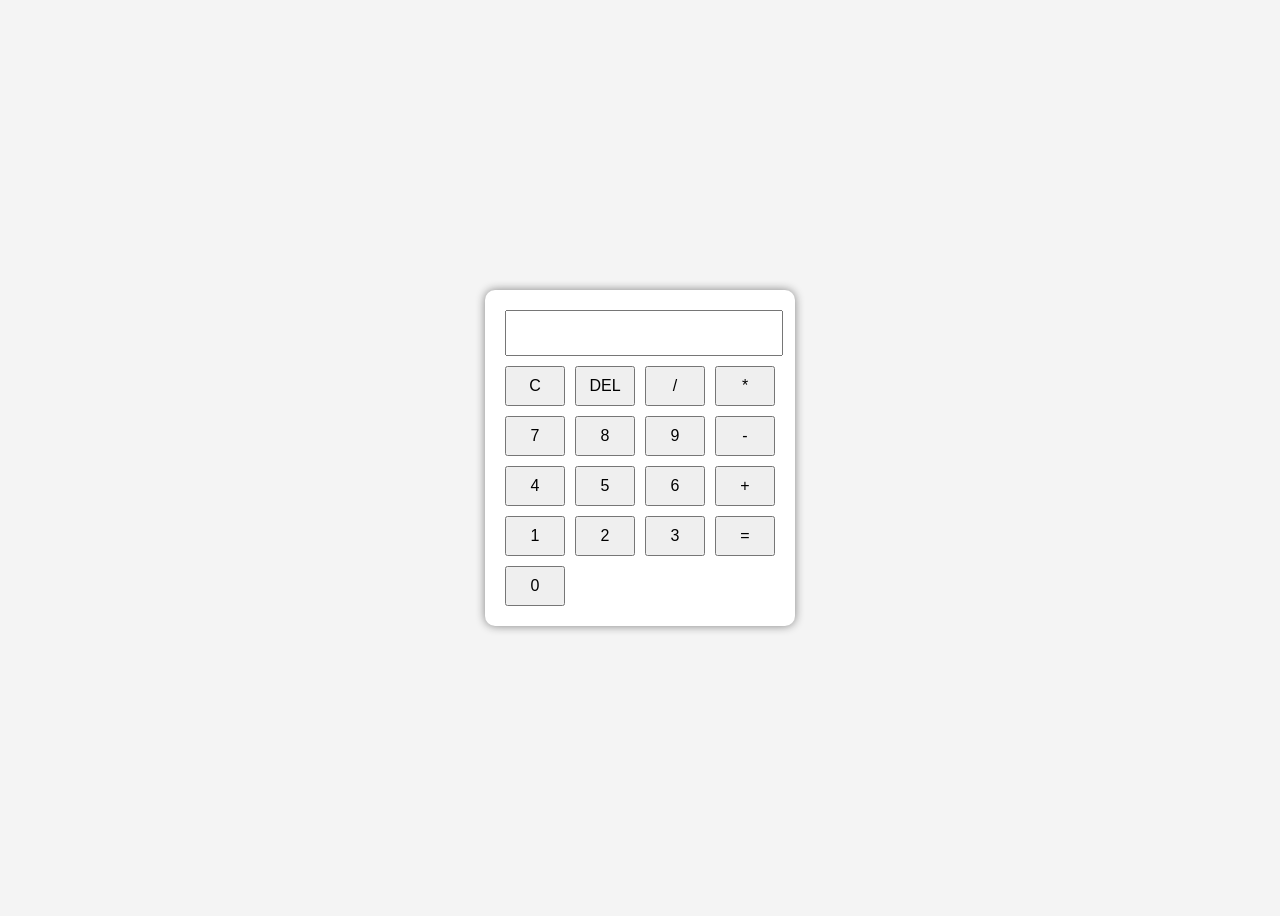
<file: CAL/index.html>
<!DOCTYPE html>
<html>
<head>
<title>Calculator</title>
<link rel="stylesheet" href="style.css">
</head>
<body>

<div class="calculator">
<input type="text" id="result" readonly>

<div class="buttons">
<button onclick="clearResult()">C</button>
<button onclick="deleteLast()">DEL</button>
<button onclick="append('/')">/</button>
<button onclick="append('*')">*</button>

<button onclick="append('7')">7</button>
<button onclick="append('8')">8</button>
<button onclick="append('9')">9</button>
<button onclick="append('-')">-</button>

<button onclick="append('4')">4</button>
<button onclick="append('5')">5</button>
<button onclick="append('6')">6</button>
<button onclick="append('+')">+</button>

<button onclick="append('1')">1</button>
<button onclick="append('2')">2</button>
<button onclick="append('3')">3</button>
<button onclick="calculate()">=</button>

<button onclick="append('0')">0</button>
</div>

<script src="script.js"></script>
</body>

</html>
</file>
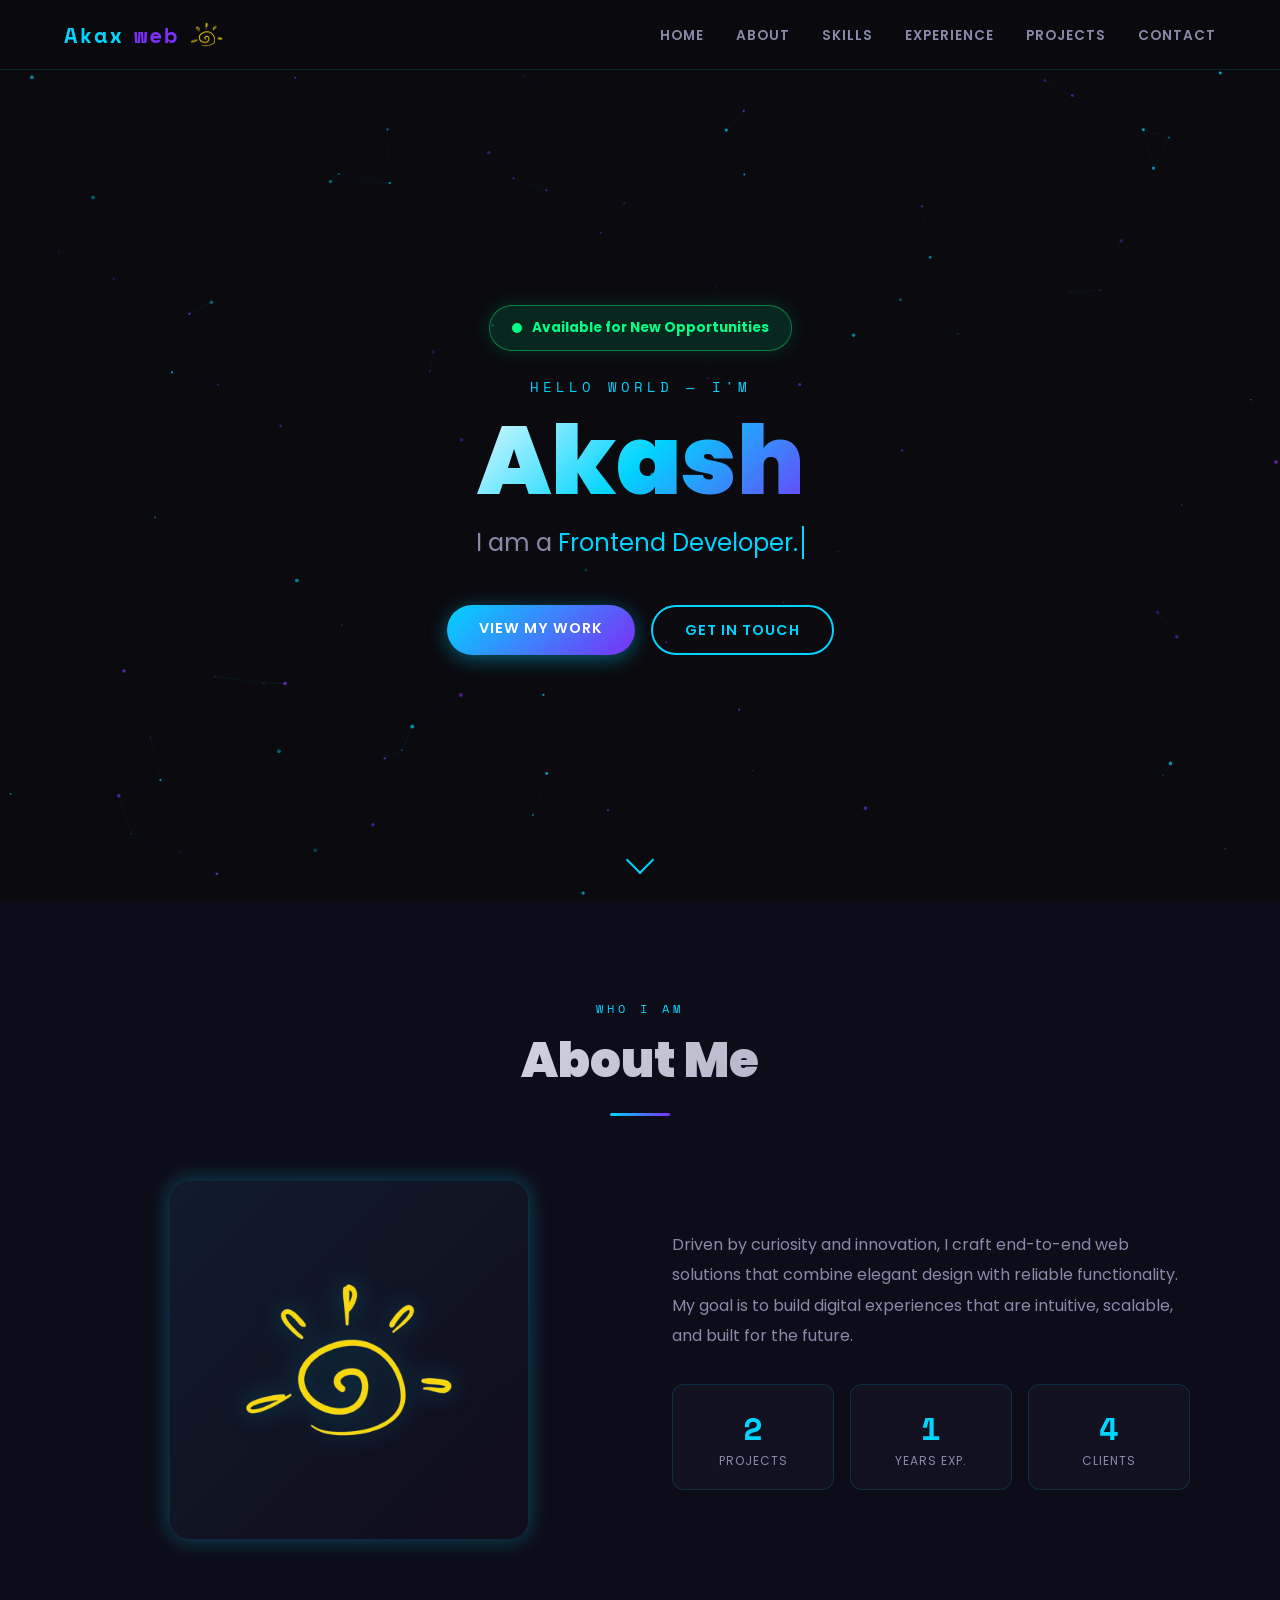
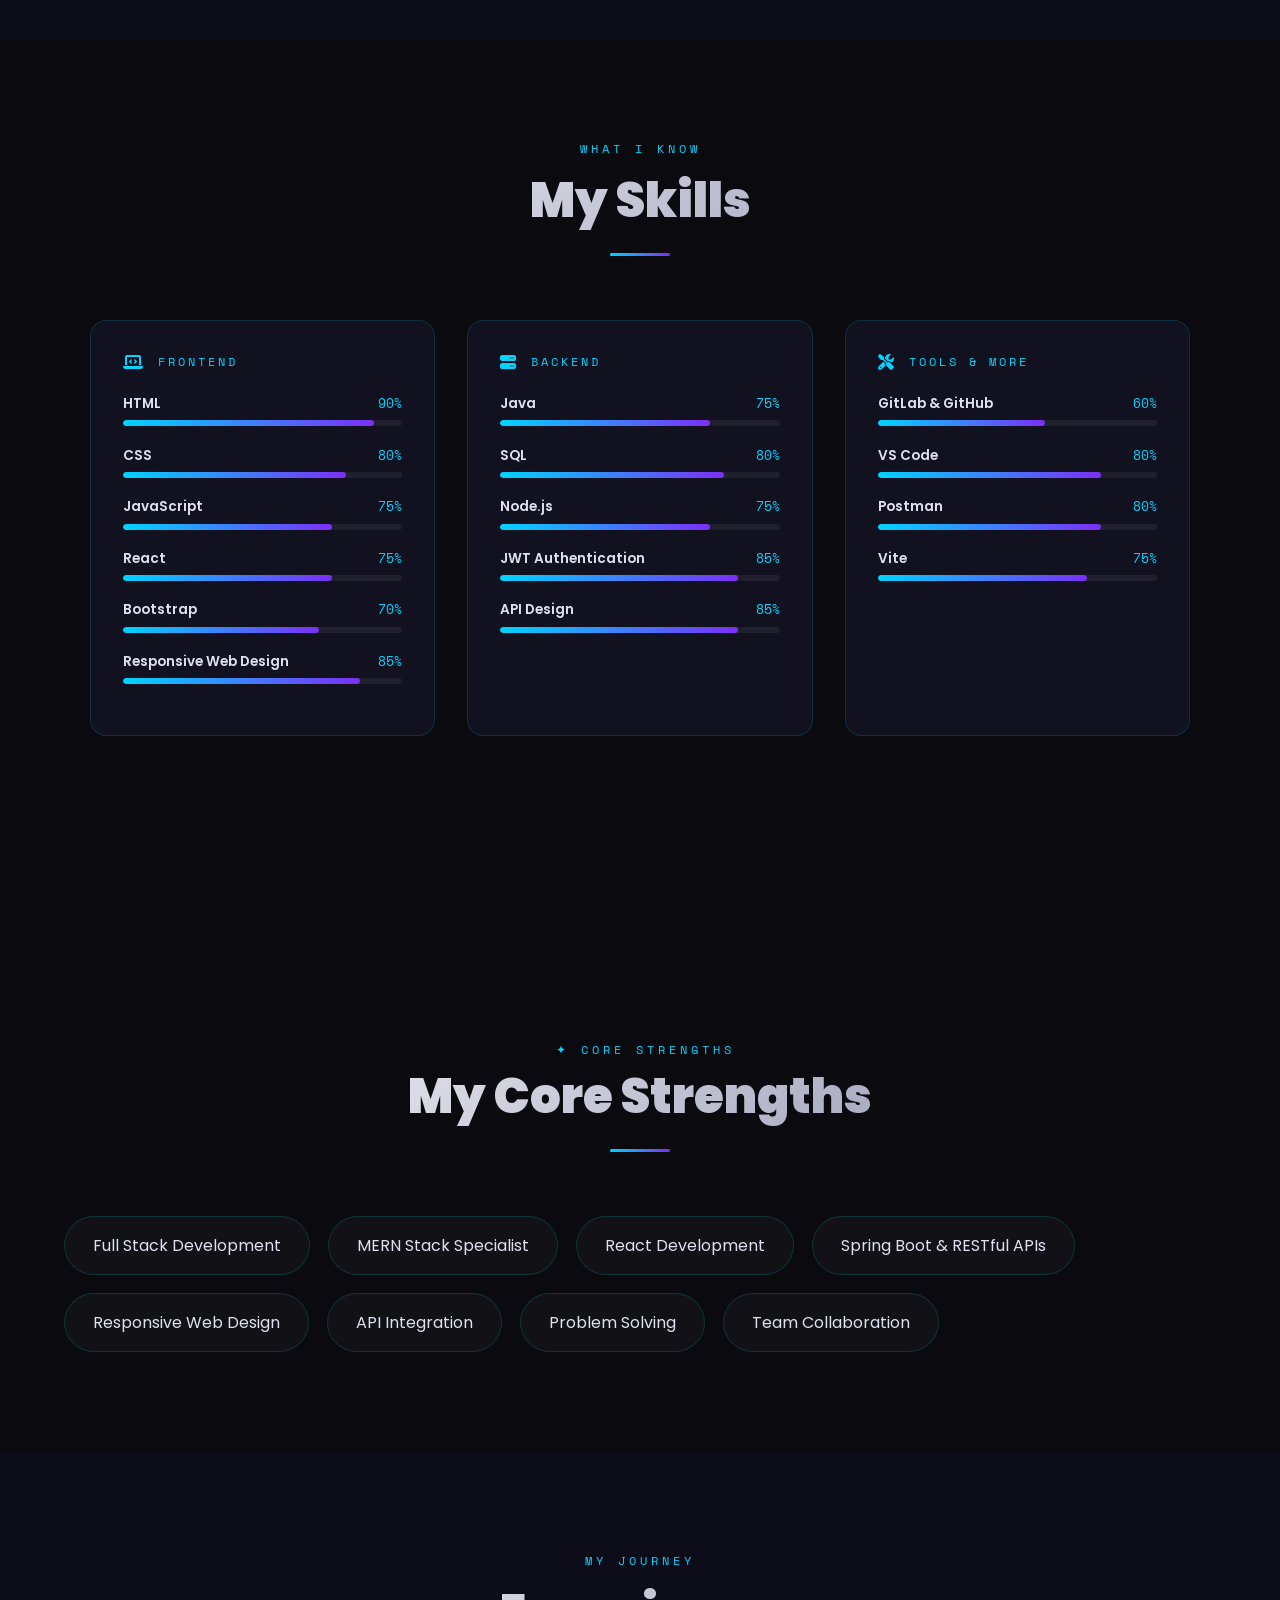
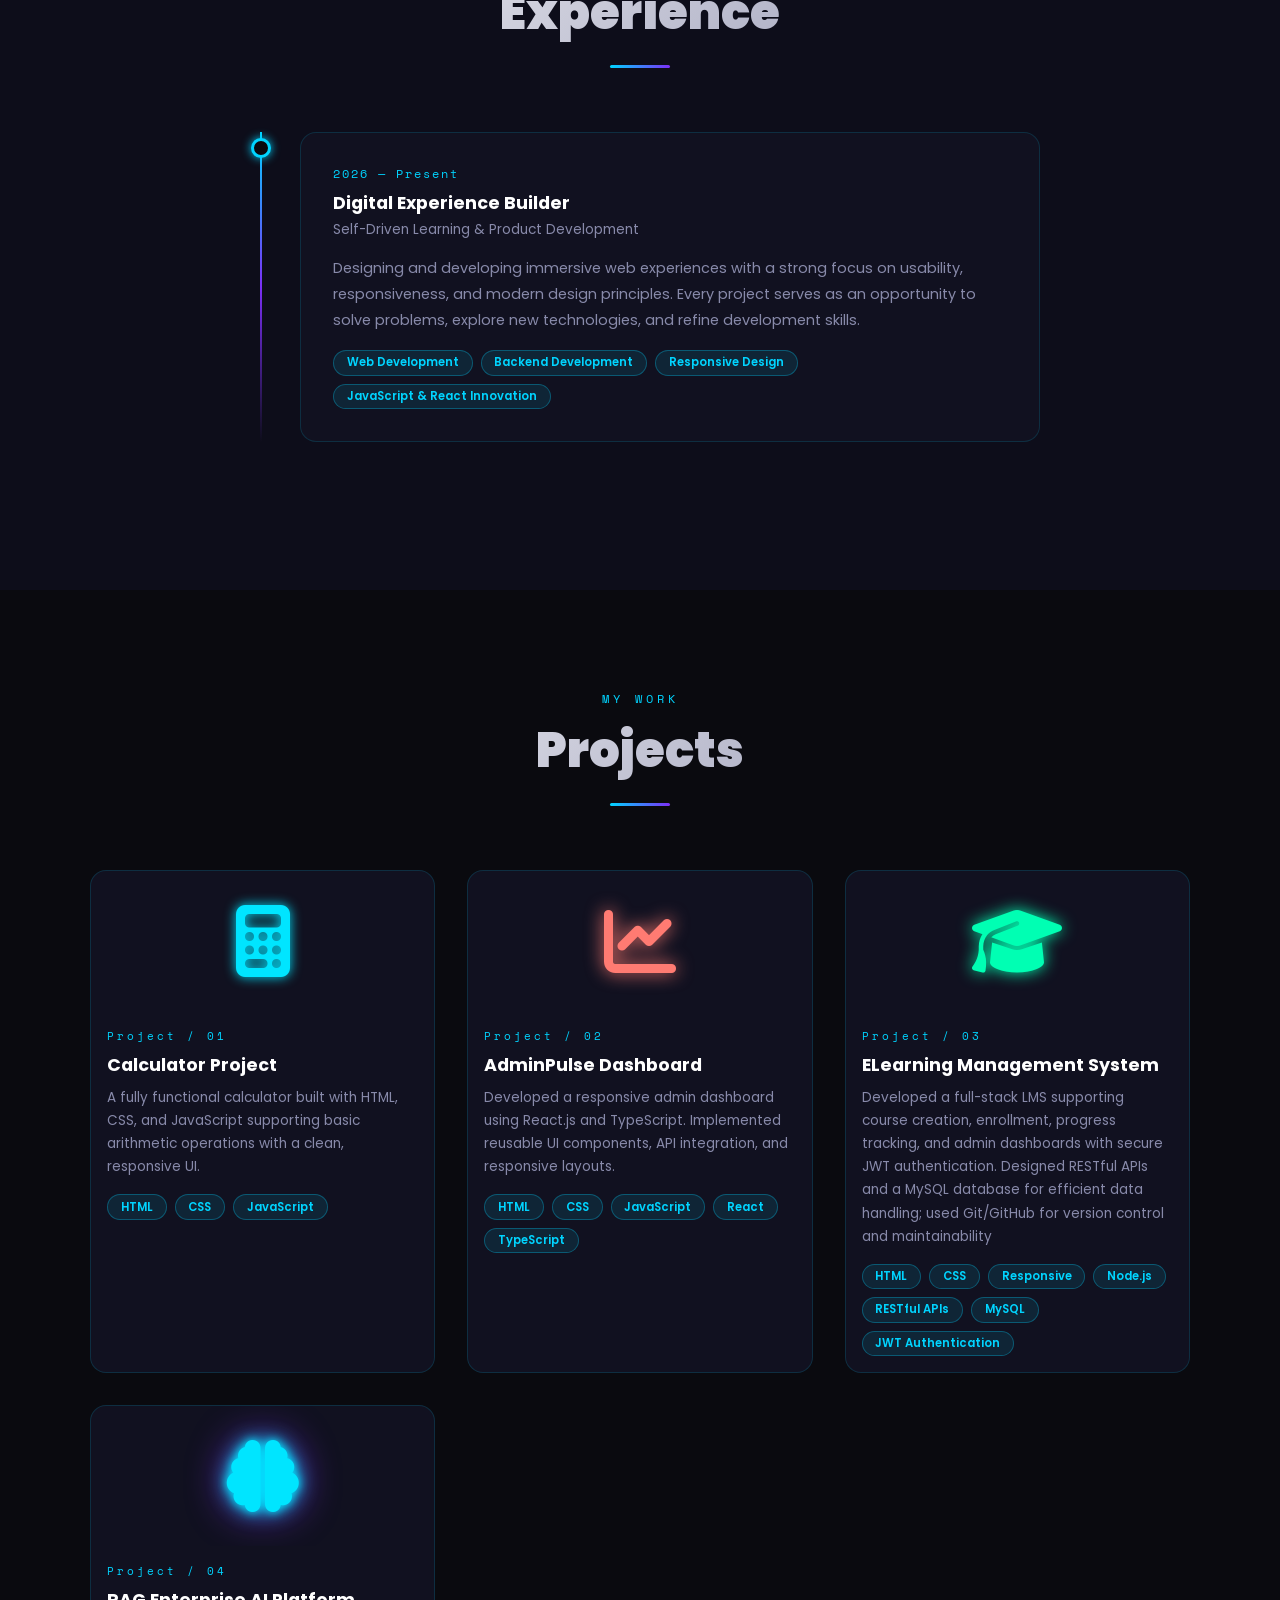
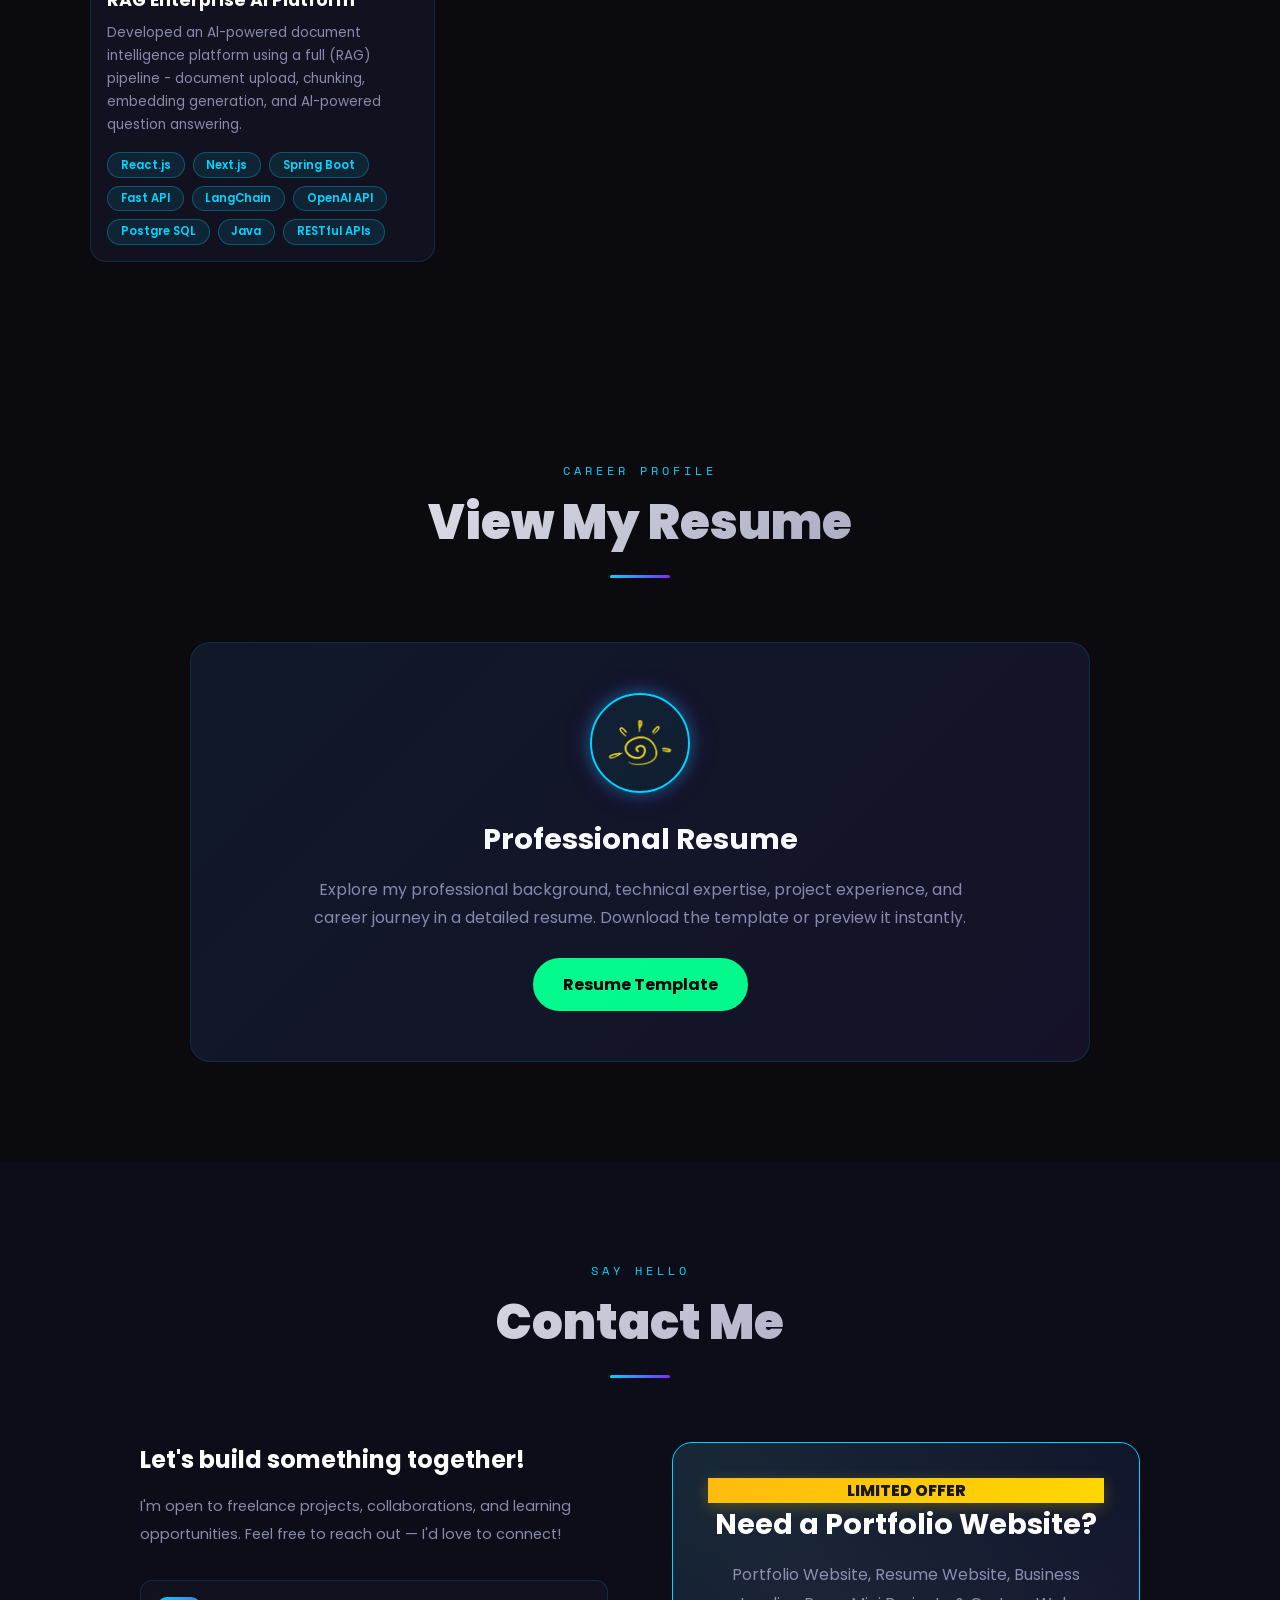
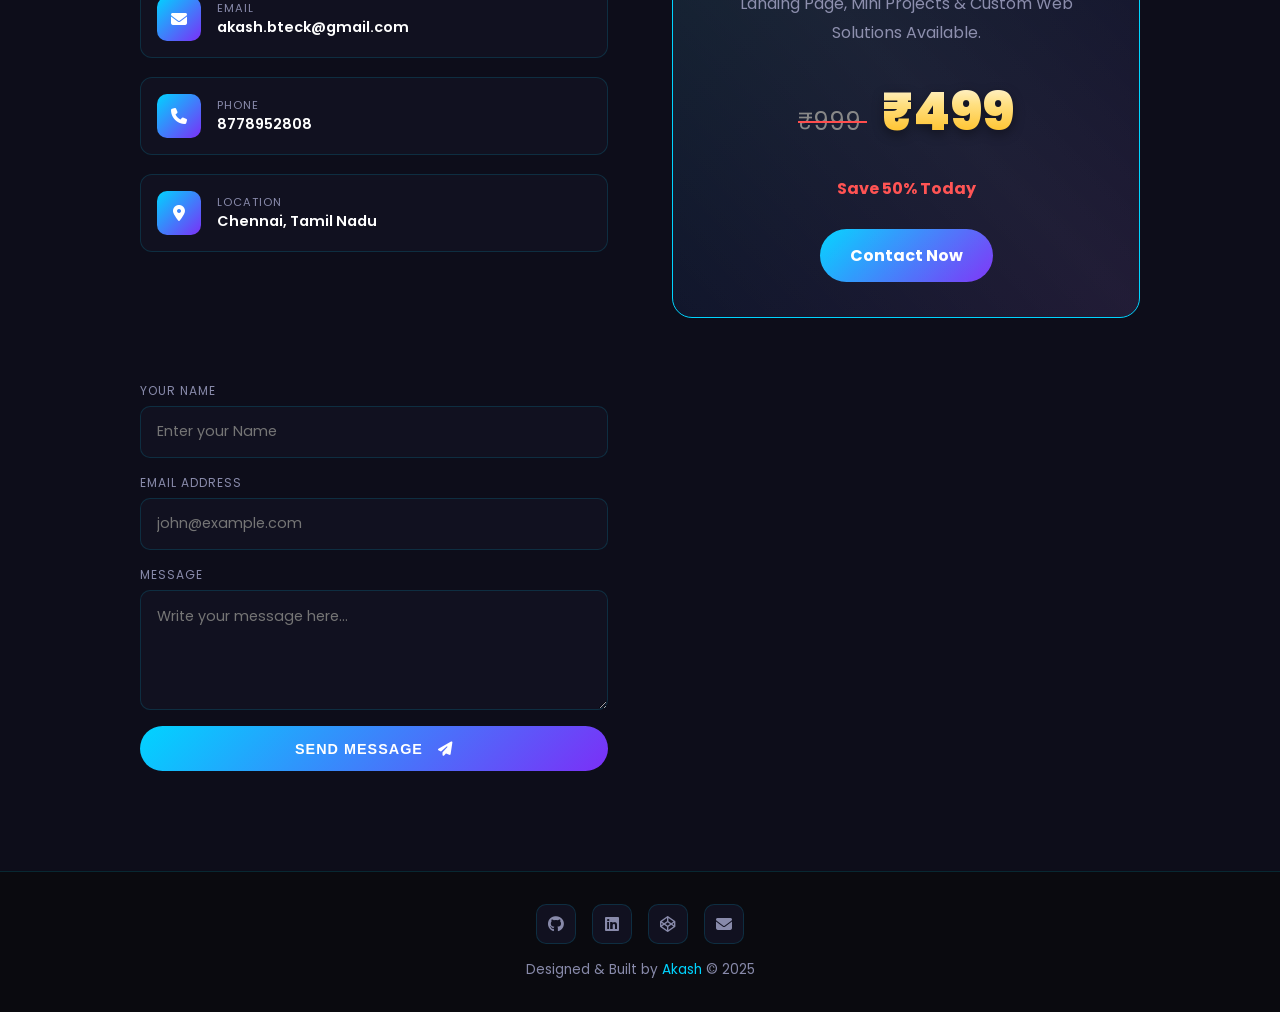
<file: Akax-Portfolio/publish.html>
<!DOCTYPE html>
<html lang="en">
<head>
  <meta charset="UTF-8" />
  <meta name="viewport" content="width=device-width, initial-scale=1.0"/>
  <title>Akash-Portfolio</title>

  <link rel="icon" type="image/png" href="./akaxwebsunlogo-removebg-preview.png">

  <link rel="stylesheet" href="https://cdnjs.cloudflare.com/ajax/libs/font-awesome/6.4.0/css/all.min.css"/>
  <link href="https://fonts.googleapis.com/css2?family=Poppins:wght@300;400;600;700;900&family=Space+Mono:wght@400;700&display=swap" rel="stylesheet"/>
  <style>
    :root {
      --primary: #00d4ff;
      --secondary: #7b2ff7;
      --accent: #ff6b6b;
      --bg-dark: #0a0a0f;
      --bg-card: #111120;
      --bg-section: #0d0d1a;
      --text: #e0e0f0;
      --text-muted: #888aaa;
      --border: rgba(0,212,255,0.15);
      --glow: 0 0 20px rgba(0,212,255,0.3);
    }
    *, *::before, *::after { box-sizing: border-box; margin: 0; padding: 0; }
    html { scroll-behavior: smooth; }
    body {
      font-family: 'Poppins', sans-serif;
      background: var(--bg-dark);
      color: var(--text);
      overflow-x: hidden;
    }

    /* ── PARTICLES CANVAS ── */
    #particles-canvas {
      position: fixed; top: 0; left: 0;
      width: 100%; height: 100%;
      pointer-events: none; z-index: 0;
    }

    /* ── NAVBAR ── */
    nav {
      position: fixed; top: 0; left: 0; right: 0;
      z-index: 1000;
      display: flex; align-items: center; justify-content: space-between;
      padding: 0 5%;
      height: 70px;
      background: rgba(10,10,15,0.85);
      backdrop-filter: blur(12px);
      border-bottom: 1px solid var(--border);
      transition: all 0.3s;
    }
    nav.scrolled { box-shadow: var(--glow); }
    .nav-logo {
      font-family: 'Space Mono', monospace;
      font-size: 1.4rem; font-weight: 700;
      color: var(--primary);
      letter-spacing:2px;

    color:var(--primary);
    display:flex;
    align-items:center;
    gap:10px;
    }

.nav-logo img{
    width:35px;
    height:35px;
    object-fit:contain;
}

.nav-logo span{
    color:var(--secondary);
}
    .nav-logo span { color: var(--secondary); }
    .nav-links {
      display: flex; gap: 2rem; list-style: none;
    }
    .nav-links a {
      color: var(--text-muted); text-decoration: none;
      font-size: 0.85rem; font-weight: 600; letter-spacing: 1px;
      text-transform: uppercase;
      transition: color 0.3s;
      position: relative;
    }
    .nav-links a::after {
      content: ''; position: absolute; bottom: -4px; left: 0;
      width: 0; height: 2px; background: var(--primary);
      transition: width 0.3s;
    }
    .nav-links a:hover { color: var(--primary); }
    .nav-links a:hover::after { width: 100%; }
    .nav-toggle {
      display: none; flex-direction: column; gap: 5px; cursor: pointer;
      padding: 5px; z-index: 1001;
    }
    .nav-toggle span {
      width: 25px; height: 2px; background: var(--primary);
      transition: all 0.3s; display: block;
    }
    /* hamburger animation */
    .nav-toggle.active span:nth-child(1) { transform: translateY(7px) rotate(45deg); }
    .nav-toggle.active span:nth-child(2) { opacity: 0; }
    .nav-toggle.active span:nth-child(3) { transform: translateY(-7px) rotate(-45deg); }

    /* ── HERO ── */
    #home {
      position: relative; z-index: 1;
      min-height: 100vh;
      display: flex; align-items: center; justify-content: center;
      text-align: center; padding: 120px 5% 60px;
    }
    .hero-content { animation: fadeUp 1s ease forwards; }
    .hero-greeting {
      font-family: 'Space Mono', monospace;
      font-size: 0.9rem; color: var(--primary);
      letter-spacing: 4px; text-transform: uppercase;
      margin-bottom: 1rem;
      animation: fadeUp 0.8s ease 0.2s both;
    }
    .hero-name {
      font-size: clamp(3rem, 8vw, 6rem);
      font-weight: 900; line-height: 1;
      background: linear-gradient(135deg, #fff 0%, var(--primary) 50%, var(--secondary) 100%);
      -webkit-background-clip: text; -webkit-text-fill-color: transparent;
      background-clip: text;
      margin-bottom: 1rem;
      animation: fadeUp 0.8s ease 0.4s both;
    }
    .hero-typed-wrapper {
      font-size: clamp(1rem, 3vw, 1.5rem);
      color: var(--text-muted);
      margin-bottom: 2.5rem;
      animation: fadeUp 0.8s ease 0.6s both;
      min-height: 2.5rem;
    }
    #typed-text {
      color: var(--primary);
      border-right: 2px solid var(--primary);
      padding-right: 4px;
      animation: blink 0.7s step-end infinite;
    }
    @keyframes blink { 50% { border-color: transparent; } }
    .hero-btns {
      display: flex; gap: 1rem; justify-content: center; flex-wrap: wrap;
      animation: fadeUp 0.8s ease 0.8s both;
    }
    .btn-primary-cta, .btn-secondary-cta {
      padding: 0.8rem 2rem; border-radius: 50px;
      font-weight: 600; font-size: 0.9rem; letter-spacing: 1px;
      text-decoration: none; text-transform: uppercase;
      transition: all 0.3s; cursor: pointer; border: none;
    }
    .btn-primary-cta {
      background: linear-gradient(135deg, var(--primary), var(--secondary));
      color: #fff; box-shadow: 0 4px 20px rgba(0,212,255,0.4);
    }
    .btn-primary-cta:hover { transform: translateY(-3px); box-shadow: 0 8px 30px rgba(0,212,255,0.6); }
    .btn-secondary-cta {
      background: transparent;
      color: var(--primary); border: 2px solid var(--primary);
    }
    .btn-secondary-cta:hover { background: var(--primary); color: #000; transform: translateY(-3px); }
    .scroll-indicator {
      position: absolute; bottom: 30px; left: 50%;
      transform: translateX(-50%);
      animation: bounce 2s infinite;
    }
    .scroll-indicator span {
      display: block; width: 20px; height: 20px;
      border-right: 2px solid var(--primary); border-bottom: 2px solid var(--primary);
      transform: rotate(45deg);
    }
    @keyframes bounce { 0%,100%{transform:translateX(-50%) translateY(0)} 50%{transform:translateX(-50%) translateY(-10px)} }
    @keyframes fadeUp { from{opacity:0;transform:translateY(30px)} to{opacity:1;transform:translateY(0)} }

    /* ── SECTION BASE ── */
    section { position: relative; z-index: 1; padding: 100px 5%; }
    .section-header { text-align: center; margin-bottom: 4rem; }
    .section-tag {
      font-family: 'Space Mono', monospace;
      font-size: 0.75rem; color: var(--primary);
      letter-spacing: 4px; text-transform: uppercase;
      margin-bottom: 0.5rem;
    }
    .section-title {
      font-size: clamp(2rem, 5vw, 3rem);
      font-weight: 900;
      background: linear-gradient(135deg, #fff, var(--text-muted));
      -webkit-background-clip: text; -webkit-text-fill-color: transparent;
      background-clip: text;
    }
    .section-line {
      width: 60px; height: 3px;
      background: linear-gradient(90deg, var(--primary), var(--secondary));
      margin: 1rem auto 0; border-radius: 3px;
    }
    .reveal {
      opacity: 0; transform: translateY(40px);
      transition: opacity 0.7s ease, transform 0.7s ease;
    }
    .reveal.visible { opacity: 1; transform: translateY(0); }

    /* ── ABOUT ── */
    #about { background: var(--bg-section); }
    .about-grid {
      display: grid; grid-template-columns: 1fr 1fr;
      gap: 4rem; align-items: center; max-width: 1100px; margin: 0 auto;
    }
    .about-img-wrapper {
      position: relative;
      display: flex; justify-content: center;
    }
    .about-avatar {
      width: 100%; max-width: 360px;
      border-radius: 20px;
      background: linear-gradient(135deg, var(--bg-card), var(--bg-dark));
      border: 1px solid var(--border);
      aspect-ratio: 1;
      display: flex; align-items: center; justify-content: center;
      font-size: 8rem; color: var(--primary);
      box-shadow: var(--glow);
      position: relative; overflow: hidden;
    }
    .about-avatar::before {
      content: '';
      position: absolute; inset: 0;
      background: linear-gradient(135deg, rgba(0,212,255,0.05), rgba(123,47,247,0.05));
    }

.about-profile-img{
    width:65%;
    height:65%;
    object-fit:contain;

    position:relative;
    z-index:2;

    border-radius:15px;

    filter: drop-shadow(0 0 12px rgba(0,212,255,.35));

    transition:.4s;
}

.about-profile-img:hover{
    transform:scale(1.05);
}

.about-profile-img:hover{
    transform:scale(1.05);
}
.about-profile-img:hover{
    transform:scale(1.05);
}

    .about-avatar-ring {
      position: absolute; inset: -10px;
      border: 2px solid transparent;
      border-radius: 24px;
      background: linear-gradient(135deg, var(--primary), var(--secondary)) border-box;
      -webkit-mask: linear-gradient(#fff 0 0) padding-box, linear-gradient(#fff 0 0);
      -webkit-mask-composite: destination-out;
      mask-composite: exclude;
      animation: spin 8s linear infinite;
    }
    @keyframes spin { to { transform: rotate(360deg); } }
    .about-text p {
      color: var(--text-muted); line-height: 1.9;
      font-size: 1rem; margin-bottom: 2rem;
    }
    .about-stats {
      display: grid; grid-template-columns: repeat(3, 1fr);
      gap: 1rem;
    }
    .stat-card {
      background: var(--bg-card);
      border: 1px solid var(--border);
      border-radius: 12px; padding: 1.2rem;
      text-align: center; transition: all 0.3s;
    }
    .stat-card:hover { border-color: var(--primary); transform: translateY(-4px); box-shadow: var(--glow); }
    .stat-num {
      font-family: 'Space Mono', monospace;
      font-size: 2rem; font-weight: 700;
      color: var(--primary);
    }
    .stat-label { font-size: 0.75rem; color: var(--text-muted); text-transform: uppercase; letter-spacing: 1px; }

    /* ── SKILLS ── */
    #skills { background: var(--bg-dark); }
    .skills-grid {
      display: grid; grid-template-columns: repeat(auto-fit, minmax(280px, 1fr));
      gap: 2rem; max-width: 1100px; margin: 0 auto;
    }
    .skills-card {
      background: var(--bg-card);
      border: 1px solid var(--border);
      border-radius: 16px; padding: 2rem;
      transition: all 0.3s;
    }
    .skills-card:hover { border-color: var(--primary); box-shadow: var(--glow); transform: translateY(-6px); }
    .skills-card-title {
      font-family: 'Space Mono', monospace;
      font-size: 0.75rem; color: var(--primary);
      letter-spacing: 3px; text-transform: uppercase;
      margin-bottom: 1.5rem;
      display: flex; align-items: center; gap: 0.75rem;
    }
    .skills-card-title i { font-size: 1rem; }
    .skill-item { margin-bottom: 1.2rem; }
    .skill-header { display: flex; justify-content: space-between; margin-bottom: 0.4rem; }
    .skill-name { font-size: 0.85rem; font-weight: 600; color: var(--text); }
    .skill-pct { font-size: 0.8rem; color: var(--primary); font-family: 'Space Mono', monospace; }
    .skill-bar {
      height: 6px; background: rgba(255,255,255,0.06);
      border-radius: 6px; overflow: hidden;
    }
    .skill-fill {
      height: 100%; border-radius: 6px;
      background: linear-gradient(90deg, var(--primary), var(--secondary));
      width: 0; transition: width 1.2s cubic-bezier(0.4, 0, 0.2, 1);
    }

    /* ── EXPERIENCE ── */
    #experience { background: var(--bg-section); }
    .timeline { max-width: 800px; margin: 0 auto; position: relative; }
    .timeline::before {
      content: ''; position: absolute;
      left: 20px; top: 0; bottom: 0; width: 2px;
      background: linear-gradient(180deg, var(--primary), var(--secondary), transparent);
    }
    .timeline-item {
      padding-left: 60px; margin-bottom: 3rem;
      position: relative;
    }
    .timeline-dot {
      position: absolute; left: 11px; top: 6px;
      width: 20px; height: 20px; border-radius: 50%;
      background: var(--bg-dark);
      border: 3px solid var(--primary);
      box-shadow: 0 0 10px var(--primary);
      transition: all 0.3s;
    }
    .timeline-item:hover .timeline-dot {
      background: var(--primary);
      box-shadow: 0 0 20px var(--primary);
    }
    .timeline-card {
      background: var(--bg-card);
      border: 1px solid var(--border);
      border-radius: 16px; padding: 2rem;
      transition: all 0.3s;
    }
    .timeline-card:hover { border-color: var(--primary); box-shadow: var(--glow); }
    .timeline-period {
      font-family: 'Space Mono', monospace;
      font-size: 0.75rem; color: var(--primary);
      letter-spacing: 2px; margin-bottom: 0.5rem;
    }
    .timeline-role { font-size: 1.1rem; font-weight: 700; color: #fff; margin-bottom: 0.25rem; }
    .timeline-company { font-size: 0.85rem; color: var(--text-muted); margin-bottom: 1rem; }
    .timeline-desc { font-size: 0.9rem; color: var(--text-muted); line-height: 1.8; }
    .timeline-tags { display: flex; flex-wrap: wrap; gap: 0.5rem; margin-top: 1rem; }
    .tag {
      font-size: 0.72rem; padding: 0.2rem 0.8rem;
      border-radius: 20px; font-weight: 600;
      background: rgba(0,212,255,0.1);
      border: 1px solid rgba(0,212,255,0.3);
      color: var(--primary);
    }

    /* ── PROJECTS ── */
    #projects { background: var(--bg-dark); }
    .projects-grid {
      display: grid; grid-template-columns: repeat(auto-fit, minmax(300px, 1fr));
      gap: 2rem; max-width: 1100px; margin: 0 auto;
    }
    .project-card {
      background: var(--bg-card);
      min-height: 420px;
      border: 1px solid var(--border);
      border-radius: 16px; overflow: hidden;
      transition: all 0.3s; cursor: pointer;
    }
    .project-card:hover { border-color: var(--primary); box-shadow: var(--glow); transform: translateY(-8px); }
    .project-thumb {
      height: 140px;
      position: relative; overflow: hidden;
      display: flex; align-items: center; justify-content: center;
      font-size: 3.5rem;
    }
    .project-thumb .thumb-bg {
      position: absolute; inset: 0;
      opacity: 0.15; transition: opacity 0.3s;
    }
    .project-card:hover .thumb-bg { opacity: 0.25; }
    .project-thumb-icon { position: relative; z-index: 1; }
    .project-body { padding: 1rem; }
    .project-number {
      font-family: 'Space Mono', monospace;
      font-size: 0.7rem; color: var(--primary);
      letter-spacing: 3px; margin-bottom: 0.5rem;
    }
    .project-title { font-size: 1.1rem; font-weight: 700; color: #fff; margin-bottom: 0.5rem; }
    .project-desc { font-size: 0.85rem; color: var(--text-muted); line-height: 1.7; margin-bottom: 1rem; }
    .project-links { display: flex; gap: 1rem; }
    .project-link {
      font-size: 0.8rem; font-weight: 600;
      color: var(--primary); text-decoration: none;
      display: flex; align-items: center; gap: 0.4rem;
      transition: color 0.2s;
    }
    .project-link:hover { color: #fff; }

    /* ── CONTACT ── */
    #contact { background: var(--bg-section); }
    .contact-grid {
      display: grid; grid-template-columns: 1fr 1fr;
      gap: 4rem; max-width: 1000px; margin: 0 auto;
    }
    .contact-info-title { font-size: 1.5rem; font-weight: 700; color: #fff; margin-bottom: 1rem; }
    .contact-info-desc { font-size: 0.9rem; color: var(--text-muted); line-height: 1.9; margin-bottom: 2rem; }
    .contact-item {
      display: flex; align-items: center; gap: 1rem;
      margin-bottom: 1.2rem; padding: 1rem;
      background: var(--bg-card);
      border: 1px solid var(--border);
      border-radius: 12px; transition: all 0.3s;
    }
    .contact-item:hover { border-color: var(--primary); box-shadow: var(--glow); }
    .contact-icon {
      width: 44px; height: 44px; border-radius: 10px;
      background: linear-gradient(135deg, var(--primary), var(--secondary));
      display: flex; align-items: center; justify-content: center;
      font-size: 1rem; color: #fff; flex-shrink: 0;
    }
    .contact-label { font-size: 0.7rem; color: var(--text-muted); text-transform: uppercase; letter-spacing: 1px; }
    .contact-val { font-size: 0.9rem; font-weight: 600; color: #fff; }
    .contact-form { display: flex; flex-direction: column; gap: 1rem; }
    .form-group { display: flex; flex-direction: column; gap: 0.4rem; }
    .form-group label { font-size: 0.75rem; color: var(--text-muted); letter-spacing: 1px; text-transform: uppercase; }
    .form-group input, .form-group textarea {
      background: var(--bg-card);
      border: 1px solid var(--border);
      border-radius: 10px; padding: 0.9rem 1rem;
      color: var(--text); font-family: 'Poppins', sans-serif;
      font-size: 0.9rem; resize: vertical;
      transition: border-color 0.3s;
      width: 100%;
    }
    .form-group input:focus, .form-group textarea:focus {
      outline: none; border-color: var(--primary);
      box-shadow: 0 0 0 3px rgba(0,212,255,0.1);
    }
    .form-group textarea { min-height: 120px; }
    .btn-submit {
      padding: 0.9rem 2rem; border-radius: 50px;
      background: linear-gradient(135deg, var(--primary), var(--secondary));
      border: none; color: #fff; font-weight: 700;
      font-size: 0.9rem; letter-spacing: 1px; text-transform: uppercase;
      cursor: pointer; transition: all 0.3s;
      width: 100%;
    }
    .btn-submit:hover { transform: translateY(-3px); box-shadow: 0 8px 30px rgba(0,212,255,0.5); }
    .form-success {
      display: none; text-align: center;
      padding: 1.5rem; background: rgba(0,212,255,0.1);
      border: 1px solid var(--primary);
      border-radius: 12px; color: var(--primary);
      font-weight: 600;
    }

    /* ── FOOTER ── */
    footer {
      position: relative; z-index: 1;
      text-align: center; padding: 2rem 5%;
      border-top: 1px solid var(--border);
      color: var(--text-muted); font-size: 0.85rem;
    }
    footer span { color: var(--primary); }
    .social-links { display: flex; justify-content: center; gap: 1rem; margin-bottom: 1rem; flex-wrap: wrap; }
    .social-links a {
      width: 40px; height: 40px; border-radius: 10px;
      background: var(--bg-card); border: 1px solid var(--border);
      display: flex; align-items: center; justify-content: center;
      color: var(--text-muted); text-decoration: none; font-size: 1rem;
      transition: all 0.3s;
    }
    .social-links a:hover { border-color: var(--primary); color: var(--primary); box-shadow: var(--glow); transform: translateY(-3px); }

    /* ── BACK TO TOP ── */
    .back-top {
      position: fixed; bottom: 30px; right: 30px; z-index: 999;
      width: 44px; height: 44px; border-radius: 12px;
      background: linear-gradient(135deg, var(--primary), var(--secondary));
      border: none; color: #fff; font-size: 1rem;
      cursor: pointer; opacity: 0; transition: all 0.3s;
      display: flex; align-items: center; justify-content: center;
    }
    .back-top.show { opacity: 1; }
    .back-top:hover { transform: translateY(-4px); box-shadow: 0 8px 20px rgba(0,212,255,0.5); }

    /* ══════════════════════════════════════════
       MOBILE RESPONSIVE — max-width: 768px
    ══════════════════════════════════════════ */
    @media (max-width: 768px) {

      /* ── NAV ── */
      .nav-toggle {
        display: flex;
      }
      .nav-links {
        display: none;
        flex-direction: column;
        position: fixed;
        top: 70px; left: 0; right: 0;
        background: rgba(10,10,15,0.97);
        backdrop-filter: blur(16px);
        padding: 1.5rem 5% 2rem;
        gap: 0;
        border-bottom: 1px solid var(--border);
        z-index: 999;
      }
      .nav-links.open {
        display: flex;
      }
      .nav-links li {
        border-bottom: 1px solid var(--border);
      }
      .nav-links li:last-child {
        border-bottom: none;
      }
      .nav-links a {
        display: block;
        padding: 0.9rem 0;
        font-size: 0.9rem;
        letter-spacing: 2px;
      }
      .nav-links a::after { display: none; }

      /* ── HERO ── */
      #home {
        padding: 100px 6% 80px;
        min-height: 100svh;
      }
      .hero-greeting {
        font-size: 0.75rem;
        letter-spacing: 3px;
      }
      .hero-name {
        font-size: clamp(2.8rem, 13vw, 4rem);
        margin-bottom: 0.75rem;
      }
      .hero-typed-wrapper {
        font-size: clamp(0.85rem, 4vw, 1.1rem);
        margin-bottom: 2rem;
      }
      .hero-btns {
        flex-direction: column;
        align-items: center;
        gap: 0.75rem;
      }
      .btn-primary-cta,
      .btn-secondary-cta {
        width: 100%;
        max-width: 280px;
        text-align: center;
        padding: 0.85rem 1.5rem;
        font-size: 0.85rem;
      }
      .scroll-indicator { display: none; }

      /* ── SECTIONS ── */
      section {
        padding: 70px 5%;
      }
      .section-header {
        margin-bottom: 2.5rem;
      }
      .section-title {
        font-size: clamp(1.7rem, 7vw, 2.2rem);
      }
      .section-tag {
        font-size: 0.68rem;
        letter-spacing: 3px;
      }

      /* ── ABOUT ── */
      .about-grid {
        grid-template-columns: 1fr;
        gap: 2rem;
      }
      .about-img-wrapper {
        order: -1;
      }
      .about-avatar {
        max-width: 200px;
        font-size: 5rem;
        margin: 0 auto;
      }
      .about-text p {
        font-size: 0.9rem;
        text-align: center;
      }
      .about-stats {
        grid-template-columns: repeat(3, 1fr);
        gap: 0.6rem;
      }
      .stat-card {
        padding: 0.9rem 0.5rem;
      }
      .stat-num {
        font-size: 1.5rem;
      }
      .stat-label {
        font-size: 0.62rem;
        letter-spacing: 0.5px;
      }

      /* ── SKILLS ── */
      .skills-grid {
        grid-template-columns: 1fr;
        gap: 1.25rem;
      }
      .skills-card {
        padding: 1.5rem;
      }

      /* ── EXPERIENCE ── */
      .timeline::before {
        left: 14px;
      }
      .timeline-item {
        padding-left: 44px;
        margin-bottom: 2rem;
      }
      .timeline-dot {
        left: 5px;
        width: 18px;
        height: 18px;
      }
      .timeline-card {
        padding: 1.25rem;
      }
      .timeline-role {
        font-size: 1rem;
      }
      .timeline-desc {
        font-size: 0.85rem;
      }

      /* ── PROJECTS ── */
      .projects-grid {
        grid-template-columns: 1fr;
        gap: 1.25rem;
      }
      .project-thumb {
        height: 150px;
        font-size: 3rem;
      }
      .project-body {
        padding: 1.25rem;
      }
      .project-title {
        font-size: 1rem;
      }
      .project-desc {
        font-size: 0.82rem;
      }

      /* ── CONTACT ── */
      .contact-grid {
        grid-template-columns: 1fr;
        gap: 2.5rem;
      }
      .contact-info-title {
        font-size: 1.25rem;
      }
      .contact-info-desc {
        font-size: 0.85rem;
      }
      .contact-val {
        font-size: 0.82rem;
        word-break: break-word;
      }
      .contact-item {
        padding: 0.85rem;
        gap: 0.75rem;
      }
      .contact-icon {
        width: 38px;
        height: 38px;
        font-size: 0.9rem;
      }

      /* ── FOOTER ── */
      footer {
        padding: 1.5rem 5%;
        font-size: 0.8rem;
      }
      .social-links {
        gap: 0.75rem;
      }

      /* ── BACK TO TOP ── */
      .back-top {
        bottom: 20px;
        right: 16px;
        width: 40px;
        height: 40px;
      }
    }

    /* ── Extra small devices (max-width: 400px) ── */
    @media (max-width: 400px) {
      .nav-logo {
        font-size: 1.1rem;
      }
      .hero-name {
        font-size: clamp(2.4rem, 14vw, 3rem);
      }
      .about-stats {
        grid-template-columns: repeat(3, 1fr);
        gap: 0.4rem;
      }
      .stat-num {
        font-size: 1.3rem;
      }
      .btn-primary-cta,
      .btn-secondary-cta {
        max-width: 100%;
        font-size: 0.8rem;
      }
    }


/* ===== RESUME SECTION ===== */

#resume{
    background: var(--bg-dark);
}

.resume-container{
    max-width:900px;
    margin:auto;
}

.resume-card{
    background: var(--bg-card);
    border:1px solid var(--border);
    border-radius:20px;
    padding:50px 30px;
    text-align:center;
    transition:.4s;
    position:relative;
    overflow:hidden;
}

.resume-card:hover{
    border-color:var(--primary);
    box-shadow:var(--glow);
    transform:translateY(-8px);
}

.resume-card::before{
    content:'';
    position:absolute;
    inset:0;
    background:linear-gradient(
      135deg,
      rgba(0,212,255,.04),
      rgba(123,47,247,.04)
    );
    pointer-events:none;
}
.resume-icon{
    width:90px;
    height:90px;
    margin:auto;
    border-radius:50%;
    display:flex;
    align-items:center;
    justify-content:center;
    font-size:2rem;
    color:var(--primary);
    border:2px solid var(--primary);
    margin-bottom:25px;
    box-shadow:0 0 25px rgba(0,212,255,.3);
}

.resume-card h3{
    font-size:1.8rem;
    color:#fff;
    margin-bottom:15px;
}

.resume-card p{
    color:var(--text-muted);
    line-height:1.8;
    max-width:700px;
    margin:auto;
}

.resume-buttons {
    display: flex;
    justify-content: center;
    gap: 20px;   
    margin-top: 25px;
    flex-wrap: wrap;
}
/* GREEN BLINK BUTTON */

.resume-view-btn{
    text-decoration:none;
    padding:14px 30px;
    border-radius:50px;
    background:#00ff88;
    color:#000;
    font-weight:700;
    animation:resumeGlow 1.2s infinite;
}

@keyframes resumeGlow{

    0%{
        box-shadow:0 0 5px #00ff88;
    }

    50%{
        box-shadow:
        0 0 20px #00ff88,
        0 0 40px #00ff88;
    }

    100%{
        box-shadow:0 0 5px #00ff88;
    }
}

.resume-download-btn{
    text-decoration:none;
    padding:14px 30px;
    border-radius:50px;
    color:#fff;
    font-weight:700;
    background:linear-gradient(
      135deg,
      var(--primary),
      var(--secondary)
    );
}

.resume-download-btn:hover,
.resume-view-btn:hover{
    transform:translateY(-3px);
}

@media(max-width:768px){

    .resume-card{
        padding:35px 20px;
    }

    .resume-buttons{
        flex-direction:column;
    }

    .resume-view-btn,
    .resume-download-btn{
        width:100%;
    }
}
.resume-icon img{
    width:65px;
    height:65px;
    object-fit:contain;
}



.resume-icon{
    width:100px;
    height:100px;
    margin:auto;
    border-radius:50%;
    display:flex;
    align-items:center;
    justify-content:center;

    background:rgba(0,212,255,0.05);

    border:2px solid var(--primary);

    box-shadow:
    0 0 15px rgba(0,212,255,.4),
    0 0 30px rgba(123,47,247,.2);

    margin-bottom:25px;

    animation:logoPulse 2s infinite;
}

.resume-icon img{
    width:70px;
    height:70px;
    object-fit:contain;
}

@keyframes logoPulse{

    0%{
        transform:scale(1);
    }

    50%{
        transform:scale(1.08);
    }

    100%{
        transform:scale(1);
    }

}
/* ===== PREMIUM LOADER ===== */

#loader{
    position:fixed;
    inset:0;
    background:#0a0a0f;
    display:flex;
    justify-content:center;
    align-items:center;
    z-index:99999;
    transition:opacity .8s ease;
}

.loader-ring{
    position:absolute;
    width:90px;
    height:90px;
    border:3px solid transparent;
    border-top:3px solid #00d4ff;
    border-radius:50%;
    animation:spin 1s linear infinite;
}

.loader-ring.ring2{
    width:130px;
    height:130px;
    border-top-color:#7b2ff7;
    animation:spinReverse 1.5s linear infinite;
}

@keyframes spin{
    100%{
        transform:rotate(360deg);
    }
}

@keyframes spinReverse{
    100%{
        transform:rotate(-360deg);
    }
}

.loader-hide{
    opacity:0;
    visibility:hidden;
}

.hero-content{
    opacity:0;
    transform:translateY(120px);
}

.hero-content.show{
    animation:heroEntry 1.5s cubic-bezier(.22,1,.36,1) forwards;
}

@keyframes heroEntry{

    0%{
        opacity:0;
        transform:translateY(120px);
    }

    100%{
        opacity:1;
        transform:translateY(0);
    }

}


/* ===== OFFER CARD ===== */

.offer-card{
    position:relative;
    background:linear-gradient(
    135deg,
    rgba(0,212,255,.08),
    rgba(123,47,247,.08)
    );

    border:1px solid var(--primary);
    border-radius:20px;
    padding:35px;
    text-align:center;
    overflow:hidden;

    animation:offerFloat 3s ease-in-out infinite;
}

.offer-card::before{
    content:'';
    position:absolute;
    inset:0;
    background:linear-gradient(
    45deg,
    transparent,
    rgba(255,255,255,.05),
    transparent
    );

    animation:shine 4s linear infinite;
}

.offer-badge{
    background:linear-gradient(
        135deg,
        #ffb700,
        #ffd700
    );

    color:#111;
    font-weight:800;
    box-shadow:0 4px 15px rgba(255,215,0,.25);

    animation:pulseGold 2s infinite;
}

@keyframes pulseGold{
    0%,100%{
        transform:scale(1);
    }
    50%{
        transform:scale(1.05);
    }
}

.offer-card h3{
    color:#fff;
    font-size:1.8rem;
    margin-bottom:15px;
}

.offer-card p{
    color:var(--text-muted);
    line-height:1.8;
}

.price-box{
    margin:25px 0;
}

.old-price{
    position:relative;
    font-size:1.5rem;
    color:#888;
    margin-right:15px;
}

.old-price::after{
    content:'';
    position:absolute;
    left:0;
    top:50%;

    width:100%;
    height:2px;

    background:#ff4d4d;

    transform:scaleX(0);
    transform-origin:left;

    animation:strikeLine 2s ease forwards infinite;
}

@keyframes strikeLine{
    0%{
        transform:scaleX(0);
    }

    40%,
    100%{
        transform:scaleX(1);
    }
}
.new-price{
    font-size:3.3rem;
    font-weight:900;

    background:linear-gradient(
        180deg,
        #ffffff 0%,
        #ffe082 40%,
        #ffb300 100%
    );

    -webkit-background-clip:text;
    -webkit-text-fill-color:transparent;

    filter:drop-shadow(0 4px 6px rgba(0,0,0,.4));

    animation:pulsePrice 2s ease-in-out infinite;
}

.offer-save{
    margin-top:12px;
    margin-bottom:28px; /* Contact button க்கு gap */
    
    color:#ff4d4d;
    font-weight:700;
    font-size:1rem;
}

@keyframes priceShine{
    0%{
        background-position:0% 50%;
    }
    50%{
        background-position:100% 50%;
    }
    100%{
        background-position:0% 50%;
    }
}
.offer-btn{
    display:inline-block;
    text-decoration:none;

    padding:14px 30px;
    border-radius:50px;

    background:linear-gradient(
    135deg,
    var(--primary),
    var(--secondary)
    );

    color:#fff;
    font-weight:700;

    transition:.3s;
}

.offer-btn:hover{
    transform:translateY(-5px);
}

@keyframes blinkOffer{

    0%,100%{
        transform:scale(1);
    }

    50%{
        transform:scale(1.08);
        box-shadow:
        0 0 20px #ff2d55,
        0 0 40px #ff2d55;
    }

}

@keyframes offerFloat{

    0%,100%{
        transform:translateY(0);
    }

    50%{
        transform:translateY(-8px);
    }

}

@keyframes shine{

    from{
        transform:translateX(-100%);
    }

    to{
        transform:translateX(100%);
    }

}

.availability-badge{
    display:inline-flex;
    align-items:center;
    gap:10px;

    padding:12px 22px;

    border-radius:50px;

    background:rgba(0,255,136,.12);

    border:1px solid rgba(0,255,136,.4);

    color:#00ff88;

    font-size:.85rem;
    font-weight:700;

    margin-bottom:25px;

    box-shadow:0 0 20px rgba(0,255,136,.15);

    animation:badgeFloat 3s ease-in-out infinite;
}

.status-dot{
    width:10px;
    height:10px;

    border-radius:50%;
    background:#00ff88;

    animation:statusPulse 1.5s infinite;
}

@keyframes statusPulse{

    0%{
        box-shadow:0 0 0 0 rgba(0,255,136,.8);
    }

    70%{
        box-shadow:0 0 0 12px rgba(0,255,136,0);
    }

    100%{
        box-shadow:0 0 0 0 rgba(0,255,136,0);
    }
}

@keyframes badgeFloat{

    0%,100%{
        transform:translateY(0);
    }

    50%{
        transform:translateY(-4px);
    }
}

.core-strengths{
    margin-top:100px;
}

.strengths-grid{
    display:flex;
    flex-wrap:wrap;
    gap:18px;
    margin-top:40px;
}



.strength-pill{

    padding:16px 28px;

    border-radius:50px;

    background:rgba(255,255,255,0.03);

    border:1px solid rgba(0,255,255,.15);

    transition:all .4s ease;

    position:relative;

    overflow:hidden;

     animation:floatCard 4s ease-in-out infinite;
}

@keyframes floatCard{

    0%,100%{
        transform:translateY(0);
    }

    50%{
        transform:translateY(-3px);
    }
}

.strength-pill:hover{

    transform:translateY(-6px);

    border-color:#00e5ff;

    box-shadow:
    0 0 15px rgba(0,229,255,.2),
    0 0 30px rgba(0,229,255,.15);
}

.calc-icon{
    font-size:72px;
    color:#00e5ff;
    animation:calcFloat 2.2s ease-in-out infinite;
    text-shadow:0 0 12px #00e5ff;
}

@keyframes calcFloat{
    0%,100%{
        transform:translateY(0) rotate(0deg);
    }
    50%{
        transform:translateY(-8px) rotate(-6deg);
    }
}

.admin-icon{
    font-size:72px;
    color:#ff7b72;
    animation:adminPulse 2s infinite;
    text-shadow:0 0 18px #ff7b72;
}

@keyframes adminPulse{

    0%,100%{
        transform:scale(1);
    }

    50%{
        transform:scale(1.12);
    }

}

.learn-icon{
    font-size:72px;
    color:#00ffb3;
    animation:learnBounce 2.4s ease-in-out infinite;
    text-shadow:0 0 16px #00ffb3;
}

@keyframes learnBounce{

    0%,100%{
        transform:translateY(0);
    }

    50%{
        transform:translateY(-10px);
    }

}
/* ===========================
   RAG Enterprise AI Project
=========================== */

.rag-thumb{
    position: relative;
    overflow: hidden;
    display: flex;
    justify-content: center;
    align-items: center;
}

/* Brain Icon */

.rag-icon{
    position: relative;
    z-index: 2;
    font-size: 72px;
    color: #00e5ff;

    text-shadow:
        0 0 10px #00e5ff,
        0 0 20px #00e5ff,
        0 0 40px #7b2ff7;

    animation: brainFloat 3s ease-in-out infinite;
}

/* Rotating Circle */

.rag-thumb::before{

    content: "";

    position: absolute;

    width: 110px;
    height: 110px;

    border: 2px solid rgba(0,229,255,.45);

    border-radius: 50%;

    animation: rotateRing 10s linear infinite;
}

/* Pulse Ring */

.rag-thumb::after{

    content: "";

    position: absolute;

    width: 85px;
    height: 85px;

    border-radius: 50%;

    background: rgba(0,229,255,.08);

    animation: pulseRing 2s ease-out infinite;
}


/* Floating Animation */

@keyframes brainFloat{

    0%,100%{
        transform:translateY(0px) scale(1);
    }

    50%{
        transform:translateY(-8px) scale(1.08);
    }

}


/* Ring Rotation */

@keyframes rotateRing{

    from{
        transform:rotate(0deg);
    }

    to{
        transform:rotate(360deg);
    }

}


/* Pulse */

@keyframes pulseRing{

    0%{
        transform:scale(.8);
        opacity:1;
    }

    100%{
        transform:scale(1.45);
        opacity:0;
    }

}
  </style>
</head>
<body>


<div id="loader">
    <div class="loader-ring"></div>
    <div class="loader-ring ring2"></div>
</div>

<!-- Particles -->
<canvas id="particles-canvas"></canvas>



<!-- Particles -->
<canvas id="particles-canvas"></canvas>

<!-- NAV -->
<nav id="navbar">
  <div class="nav-logo">Akax<span>web</span>
    <img src="./akaxwebsunlogo-removebg-preview.png" alt="">

  </div>
  <ul class="nav-links" id="nav-links">
    <li><a href="#home">Home</a></li>
    <li><a href="#about">About</a></li>
    <li><a href="#skills">Skills</a></li>
    <li><a href="#experience">Experience</a></li>
    <li><a href="#projects">Projects</a></li>
    <li><a href="#contact">Contact</a></li>
  </ul>
  <div class="nav-toggle" id="nav-toggle">
    <span></span><span></span><span></span>
  </div>
</nav>

<!-- HERO -->
<section id="home">
  <div class="hero-content">

<div class="availability-badge">
        <span class="status-dot"></span>
        Available for New Opportunities
    </div>

    <p class="hero-greeting">Hello World — I'm</p>
    <h1 class="hero-name">Akash</h1>
    <div class="hero-typed-wrapper">
      I am a&nbsp;<span id="typed-text"></span>
    </div>
    <div class="hero-btns">
      <a href="#projects" class="btn-primary-cta">View My Work</a>
      <a href="#contact" class="btn-secondary-cta">Get In Touch</a>
    </div>
  </div>
  <div class="scroll-indicator"><span></span></div>
</section>

<!-- ABOUT -->
<section id="about">
  <div class="section-header reveal">
    <p class="section-tag">Who I Am</p>
    <h2 class="section-title">About Me</h2>
    <div class="section-line"></div>
  </div>
  <div class="about-grid">
    <div class="about-img-wrapper reveal">
      <div class="about-avatar">
    <div class="about-avatar-ring"></div>

    <img src="./akaxwebsunlogo-removebg-preview.png" alt="Akash" class="about-profile-img">

</div>
    </div>
    <div class="about-text reveal">
      <p>
     Driven by curiosity and innovation, I craft end-to-end web solutions that combine elegant design with reliable functionality. My goal is to build digital experiences that are intuitive, scalable, and built for the future.
      </p>
      <div class="about-stats">
        <div class="stat-card">
          <div class="stat-num" data-target="3">0</div>
          <div class="stat-label">Projects</div>
        </div>
        <div class="stat-card">
          <div class="stat-num" data-target="2">0</div>
          <div class="stat-label">Years Exp.</div>
        </div>
        <div class="stat-card">
          <div class="stat-num" data-target="5">0</div>
          <div class="stat-label">Clients</div>
        </div>
      </div>
    </div>
  </div>
</section>

<!-- SKILLS -->
<section id="skills">
  <div class="section-header reveal">
    <p class="section-tag">What I Know</p>
    <h2 class="section-title">My Skills</h2>
    <div class="section-line"></div>
  </div>
  <div class="skills-grid">

    <div class="skills-card reveal">
      <div class="skills-card-title"><i class="fas fa-laptop-code"></i> Frontend</div>
      <div class="skill-item">
        <div class="skill-header"><span class="skill-name">HTML</span><span class="skill-pct">90%</span></div>
        <div class="skill-bar"><div class="skill-fill" data-width="90"></div></div>
      </div>
      <div class="skill-item">
        <div class="skill-header"><span class="skill-name">CSS</span><span class="skill-pct">80%</span></div>
        <div class="skill-bar"><div class="skill-fill" data-width="80"></div></div>
      </div>
      <div class="skill-item">
        <div class="skill-header"><span class="skill-name">JavaScript</span><span class="skill-pct">75%</span></div>
        <div class="skill-bar"><div class="skill-fill" data-width="75"></div></div>
      </div>

       <div class="skill-item">
        <div class="skill-header"><span class="skill-name">React</span><span class="skill-pct">75%</span></div>
        <div class="skill-bar"><div class="skill-fill" data-width="75"></div></div>
</div>

 <div class="skill-item">
        <div class="skill-header"><span class="skill-name">Bootstrap</span><span class="skill-pct">70%</span></div>
        <div class="skill-bar"><div class="skill-fill" data-width="70"></div></div>

        
      </div>

        <div class="skill-item">
        <div class="skill-header"><span class="skill-name">Responsive Web Design</span><span class="skill-pct">85%</span></div>
        <div class="skill-bar"><div class="skill-fill" data-width="85"></div></div>
      </div>
    </div>

    <div class="skills-card reveal">
      <div class="skills-card-title"><i class="fas fa-server"></i> Backend</div>
      <div class="skill-item">
        <div class="skill-header"><span class="skill-name">Java</span><span class="skill-pct">75%</span></div>
        <div class="skill-bar"><div class="skill-fill" data-width="75"></div></div>
      </div>
      <div class="skill-item">
        <div class="skill-header"><span class="skill-name">SQL</span><span class="skill-pct">80%</span></div>
        <div class="skill-bar"><div class="skill-fill" data-width="80"></div></div>
      </div>

       <div class="skill-item">
        <div class="skill-header"><span class="skill-name">Node.js</span><span class="skill-pct">75%</span></div>
        <div class="skill-bar"><div class="skill-fill" data-width="75"></div></div>
      </div>
      
  <div class="skill-item">
        <div class="skill-header"><span class="skill-name">JWT Authentication</span><span class="skill-pct">85%</span></div>
        <div class="skill-bar"><div class="skill-fill" data-width="85"></div></div>
      </div>
  <div class="skill-item">
        <div class="skill-header"><span class="skill-name">API Design</span><span class="skill-pct">85%</span></div>
        <div class="skill-bar"><div class="skill-fill" data-width="85"></div></div>
      </div>
    </div>

    <div class="skills-card reveal">
      <div class="skills-card-title"><i class="fas fa-tools"></i> Tools & More</div>
    
      <div class="skill-item">
        <div class="skill-header"><span class="skill-name">GitLab & GitHub</span><span class="skill-pct">60%</span></div>
        <div class="skill-bar"><div class="skill-fill" data-width="60"></div></div>
      </div>
      <div class="skill-item">
        <div class="skill-header"><span class="skill-name">VS Code</span><span class="skill-pct">80%</span></div>
        <div class="skill-bar"><div class="skill-fill" data-width="80"></div></div>
      </div>

        <div class="skill-item">
        <div class="skill-header"><span class="skill-name">Postman</span><span class="skill-pct">80%</span></div>
        <div class="skill-bar"><div class="skill-fill" data-width="80"></div></div>
      </div>

  <div class="skill-item">
        <div class="skill-header"><span class="skill-name">Vite</span><span class="skill-pct">75%</span></div>
        <div class="skill-bar"><div class="skill-fill" data-width="75"></div></div>
      </div>




    </div>
</div>
</section>

<section class="core-strengths section">

    <div class="section-header">
        <span class="section-tag">
             <i class="fas fa-sparkles"></i>
            ✦ CORE STRENGTHS
        </span>

        <h2 class="section-title">
            My Core Strengths
        </h2>
        <div class="section-line"></div>
    </div>

    <div class="strengths-grid">

        <div class="strength-pill">
            Full Stack Development
        </div>

        <div class="strength-pill">
            MERN Stack Specialist
        </div>

         <div class="strength-pill">
           React Development
        </div>


         <div class="strength-pill">
           Spring Boot & RESTful APIs
        </div>

        <div class="strength-pill">
            Responsive Web Design
        </div>

        <div class="strength-pill">
            API Integration
        </div>

        <div class="strength-pill">
            Problem Solving
        </div>

        <div class="strength-pill">
            Team Collaboration
        </div>

       



    </div>

</section>

<!-- EXPERIENCE -->
<section id="experience">
  <div class="section-header reveal">
    <p class="section-tag">My Journey</p>
    <h2 class="section-title">Experience</h2>
    <div class="section-line"></div>
  </div>
  <div class="timeline">
    <div class="timeline-item reveal">
      <div class="timeline-dot"></div>
      <div class="timeline-card">
        <div class="timeline-period">2026 — Present</div>
        <div class="timeline-role">Digital Experience Builder</div>
        <div class="timeline-company">Self-Driven Learning & Product Development</div>
        <div class="timeline-desc">
          Designing and developing immersive web experiences with a strong focus on usability, responsiveness, and modern design principles. Every project serves as an opportunity to solve problems, explore new technologies, and refine development skills.
        </div>
        <div class="timeline-tags">
          <span class="tag">Web Development</span>
          
          <span class="tag">Backend Development</span>
          <span class="tag">Responsive Design</span>
          <span class="tag">JavaScript & React Innovation</span>
        </div>
      </div>
    </div>
  </div>
</section>

<!-- PROJECTS -->
<section id="projects">
  <div class="section-header reveal">
    <p class="section-tag">My Work</p>
    <h2 class="section-title">Projects</h2>
    <div class="section-line"></div>
  </div>
  <div class="projects-grid">
   
      <div class="project-card reveal">
        <div class="project-thumb">
          <div class="thumb-bg"></div>
          <i class="fas fa-calculator calc-icon"></i>
         
        </div>

    <div><a href="/CAL/index.html" target="_blank" style="text-decoration:none;">
        
        <div class="project-body">
          <div class="project-number">Project / 01</div>
          <div class="project-title">Calculator Project</div>
          <div class="project-desc">A fully functional calculator built with HTML, CSS, and JavaScript supporting basic arithmetic operations with a clean, responsive UI.</div>
          <div class="timeline-tags">
            <span class="tag">HTML</span><span class="tag">CSS</span><span class="tag">JavaScript</span>
          </div>
        </div>
      
      </div>
        </a>
        </div>
    

    <div class="project-card reveal">
      <div class="project-thumb">
        <div class="thumb-bg"></div>
      <i class="fas fa-chart-line admin-icon"></i>
      </div>


      <div><a href="https://akax-web.github.io/adminpluse-dashboard/" style="text-decoration:none;" target="_blank">
      <div class="project-body">
        <div class="project-number">Project / 02</div>

        <div class="project-title">AdminPulse Dashboard</div>
        <div class="project-desc">Developed a responsive admin dashboard using React.js and TypeScript.

Implemented reusable UI components, API integration, and responsive layouts.</div>
        <div class="timeline-tags">
          <span class="tag">HTML</span><span class="tag">CSS</span><span class="tag">JavaScript</span>
          <span class="tag">React</span>
          <span class="tag">TypeScript</span>
        </div>
      </div>
    </div>
</a></div>


    <div><a href="https://github.com/akax-web/ELearning_management_system" style="text-decoration:none;" target="_blank">
    <div class="project-card reveal">
      <div class="project-thumb">
        <div class="thumb-bg"></div>
        <i class="fas fa-graduation-cap learn-icon"></i>
      </div>
      <div class="project-body">
        <div class="project-number">Project / 03</div>
        <div class="project-title">ELearning Management System </div>
        <div class="project-desc">Developed a full-stack LMS supporting course creation, enrollment, progress tracking, and admin dashboards with

secure JWT authentication.

Designed RESTful APIs and a MySQL database for efficient data handling; used Git/GitHub for version control and maintainability</div>
        <div class="timeline-tags">
          <span class="tag">HTML</span><span class="tag">CSS</span><span class="tag">Responsive</span>
          <span class="tag">Node.js</span>
          <span class="tag">RESTful APIs</span>
          <span class="tag">MySQL</span>
          <span class="tag">JWT Authentication</span>




        </div>
      </div>
    </div>

  </a></div>
   <div class="projects-grid">
   
      <div class="project-card reveal">
        <div class="project-thumb">
          <div class="thumb-bg"></div>
      <i class="fas fa-brain rag-icon"></i>
<span class="project-thumb-icon"></span>
        </div>

    <div><a href="https://github.com/akax-web/rag-enterprise-ai" style="text-decoration:none;" target="_blank">
        
        <div class="project-body">
          <div class="project-number">Project / 04</div>
          <div class="project-title">RAG Enterprise AI Platform</div>
          <div class="project-desc">Developed an Al-powered document intelligence platform using a full (RAG) pipeline - document upload, chunking, embedding generation, and Al-powered question answering.


</div>
          <div class="timeline-tags">
            <span class="tag">React.js</span><span class="tag">Next.js</span>
            <span class="tag">Spring Boot</span>
            <span class="tag">Fast API</span>
            <span class="tag">LangChain</span>
            <span class="tag">OpenAI API</span>
            <span class="tag">Postgre SQL</span>
            <span class="tag">Java</span>
             <span class="tag">RESTful APIs</span>
          </div>
        </div>
      
      </div>
        </a>
        </div>
  </div>
  
  

</section>



<!-- RESUME -->
<section id="resume">
  <div class="section-header reveal">
    <p class="section-tag">Career Profile</p>
    <h2 class="section-title">View My Resume</h2>
    <div class="section-line"></div>
  </div>

  <div class="resume-container reveal">
    <div class="resume-card">

    <div class="resume-icon">
    <img src="./akaxwebsunlogo-removebg-preview.png" alt="Akax Logo">
</div>

      <h3>Professional Resume</h3>

      <p>
        Explore my professional background, technical expertise,
        project experience, and career journey in a detailed resume.
        Download the template or preview it instantly.
      </p>

      <div class="resume-buttons">
     
        <a href="https://drive.google.com/file/d/18r4Xd_NutmR29vh5P1pDA88TTZNauutT/view?usp=sharing"
           target="_blank"
           class="resume-view-btn">
          Resume Template
        </a>


        <!-- <a href="https://drive.google.com/file/d/1v0cR3-evGBSEsEQX0PJpfcIFrijqqjxj/view?usp=sharing"
            target="_blank"
           download
           class="resume-download-btn">
           Download Template
        </a> -->

      </div>

    </div>
  </div>
</section>


<!-- CONTACT -->
<section id="contact">
  <div class="section-header reveal">
    <p class="section-tag">Say Hello</p>
    <h2 class="section-title">Contact Me</h2>
    <div class="section-line"></div>
  </div>
  <div class="contact-grid">
    <div class="reveal">
      <div class="contact-info-title">Let's build something together!</div>
      <div class="contact-info-desc">I'm open to freelance projects, collaborations, and learning opportunities. Feel free to reach out — I'd love to connect!</div>
      <div class="contact-item">
        <div class="contact-icon"><i class="fas fa-envelope"></i></div>
        <div>
          <div class="contact-label">Email</div>
          <div class="contact-val">akash.bteck@gmail.com</div>
        </div>
      </div>
      <div class="contact-item">
        <div class="contact-icon"><i class="fas fa-phone"></i></div>
        <div>
          <div class="contact-label">Phone</div>
          <div class="contact-val">8778952808</div>
        </div>
      </div>
      <div class="contact-item">
        <div class="contact-icon"><i class="fas fa-map-marker-alt"></i></div>
        <div>
          <div class="contact-label">Location</div>
          <div class="contact-val">Chennai, Tamil Nadu</div>
        </div>
      </div>
    </div>


<div class="offer-card reveal">

    <div class="offer-badge">
        LIMITED OFFER
    </div>

    <h3>Need a Portfolio Website?</h3>

    <p>
        Portfolio Website, Resume Website,
        Business Landing Page, Mini Projects
        & Custom Web Solutions Available.
    </p>

    <div class="price-box">

        <span class="old-price">
            ₹999
        </span>

        <span class="new-price">
            ₹499
        </span>

    </div>

    <div class="offer-save">
        Save 50% Today
    </div>

    <a href="https://wa.me/918778952808?text=Hi%20Akash,%20I%20need%20a%20portfolio%20website"
target="_blank"
class="offer-btn">
Contact Now
</a>

</div>



    <div class="reveal">
     <form class="contact-form"
action="https://formsubmit.co/akash.bteck@gmail.com"
method="POST">


<input type="hidden" name="_captcha" value="false">
<input type="hidden" name="_template" value="table">

<div class="form-group">
<label>Your Name</label>
<input type="text"
name="name"
placeholder="Enter your Name"
required>
</div>

<div class="form-group">
<label>Email Address</label>
<input type="email"
name="email"
placeholder="john@example.com"
required>
</div>

<div class="form-group">
<label>Message</label>
<textarea
name="message"
placeholder="Write your message here..."
required></textarea>
</div>

<button type="submit" class="btn-submit">
Send Message
&nbsp;
<i class="fas fa-paper-plane"></i>
</button>

</form>
      <div class="form-success" id="form-success">
        <i class="fas fa-check-circle" style="font-size:2rem;margin-bottom:0.5rem;display:block;"></i>
        Thanks! Your message has been sent.
      </div>
    </div>
  </div>
</section>

<!-- FOOTER -->
<footer>
  <div class="social-links">
    <a href="https://github.com/akax-web" aria-label="GitHub" target="_blank"><i class="fab fa-github"></i></a>
    <a href="https://www.linkedin.com/in/akash-raj-p-614ba42a6/" aria-label="LinkedIn" target="_blank"><i class="fab fa-linkedin"></i></a>
    <a href="https://codepen.io/akax-web" aria-label="CodePen" target="_blank"><i class="fab fa-codepen"></i></a>
<a
href="mailto:akash.bteck@gmail.com?subject=Job%20Opportunity"
aria-label="Email">

<i class="fas fa-envelope"></i>

</a>

  </div>
  <p>Designed &amp; Built by <span>Akash</span> &copy; 2025</p>
</footer>

<!-- Back to top -->
<button class="back-top" id="back-top" onclick="window.scrollTo({top:0,behavior:'smooth'})">
  <i class="fas fa-chevron-up"></i>
</button>

<script>
/* ── PARTICLES ── */
(function(){
  const canvas = document.getElementById('particles-canvas');
  const ctx = canvas.getContext('2d');
  let W, H, particles = [];
  function resize(){ W = canvas.width = window.innerWidth; H = canvas.height = window.innerHeight; }
  resize(); window.addEventListener('resize', resize);
  function rand(a,b){ return Math.random()*(b-a)+a; }
  function Particle(){
    this.x = rand(0,W); this.y = rand(0,H);
    this.r = rand(0.5,2);
    this.vx = rand(-0.3,0.3); this.vy = rand(-0.3,0.3);
    this.alpha = rand(0.2,0.8);
    this.color = Math.random() > 0.5 ? '#00d4ff' : '#7b2ff7';
  }
  Particle.prototype.update = function(){
    this.x += this.vx; this.y += this.vy;
    if(this.x<0||this.x>W) this.vx*=-1;
    if(this.y<0||this.y>H) this.vy*=-1;
  };
  // Fewer particles on mobile for performance
  const count = window.innerWidth < 768 ? 40 : 90;
  for(let i=0;i<count;i++) particles.push(new Particle());
  function draw(){
    ctx.clearRect(0,0,W,H);
    particles.forEach(function(p,i){
      p.update();
      ctx.beginPath();
      ctx.arc(p.x,p.y,p.r,0,Math.PI*2);
      ctx.fillStyle=p.color;
      ctx.globalAlpha=p.alpha;
      ctx.fill();
      for(let j=i+1;j<particles.length;j++){
        const q=particles[j], dx=p.x-q.x, dy=p.y-q.y, d=Math.sqrt(dx*dx+dy*dy);
        if(d<120){
          ctx.globalAlpha=(1-d/120)*0.15;
          ctx.beginPath();
          ctx.moveTo(p.x,p.y); ctx.lineTo(q.x,q.y);
          ctx.strokeStyle='#00d4ff'; ctx.lineWidth=0.5; ctx.stroke();
        }
      }
    });
    ctx.globalAlpha=1;
    requestAnimationFrame(draw);
  }
  draw();
})();

/* ── TYPED TEXT ── */
(function(){
  const words = ['Frontend Developer.','HTML Enthusiast.','CSS Craftsman.','JavaScript Logic Builder.','React Developer.'];
  let wi=0, ci=0, deleting=false, el=document.getElementById('typed-text');
  function type(){
    const w=words[wi];
    el.textContent = deleting ? w.slice(0,ci--) : w.slice(0,ci++);
    if(!deleting && ci===w.length+1){ deleting=true; setTimeout(type,1200); return; }
    if(deleting && ci===-1){ deleting=false; ci=0; wi=(wi+1)%words.length; }
    setTimeout(type, deleting?60:100);
  }
  type();
})();

/* ── SCROLL REVEAL ── */
(function(){
  const obs = new IntersectionObserver(function(entries){
    entries.forEach(function(e){
      if(e.isIntersecting){
        e.target.classList.add('visible');
        e.target.querySelectorAll('.skill-fill').forEach(function(bar){
          bar.style.width = bar.dataset.width+'%';
        });
        e.target.querySelectorAll('.stat-num[data-target]').forEach(function(el){
          const target=+el.dataset.target, dur=1500, step=target/dur*16;
          let cur=0;
          const timer=setInterval(function(){
            cur=Math.min(cur+step,target);
            el.textContent=Math.floor(cur)+(cur===target?'+':'');
            if(cur>=target) clearInterval(timer);
          },16);
        });
      }
    });
  },{threshold:0.15});
  document.querySelectorAll('.reveal').forEach(function(el){ obs.observe(el); });
})();

/* ── NAVBAR SCROLL ── */
window.addEventListener('scroll',function(){
  document.getElementById('navbar').classList.toggle('scrolled',window.scrollY>50);
  document.getElementById('back-top').classList.toggle('show',window.scrollY>400);
});

/* ── MOBILE NAV ── */
const navToggle = document.getElementById('nav-toggle');
const navLinks = document.getElementById('nav-links');

navToggle.addEventListener('click', function(){
  navLinks.classList.toggle('open');
  navToggle.classList.toggle('active');
});

// Close nav on link click
document.querySelectorAll('.nav-links a').forEach(function(a){
  a.addEventListener('click', function(){
    navLinks.classList.remove('open');
    navToggle.classList.remove('active');
  });
});

// Close nav when clicking outside
document.addEventListener('click', function(e){
  if(!navToggle.contains(e.target) && !navLinks.contains(e.target)){
    navLinks.classList.remove('open');
    navToggle.classList.remove('active');
  }
});




window.addEventListener("load", () => {

    document.body.style.overflow = "hidden";

    setTimeout(() => {

        const loader = document.getElementById("loader");

        loader.classList.add("loader-hide");

        document.body.style.overflow = "auto";

    }, 1800);

});





window.addEventListener("load", () => {

    document.body.style.overflow = "hidden";

    setTimeout(() => {

        const loader = document.getElementById("loader");

        loader.classList.add("loader-hide");

        document.body.style.overflow = "auto";

        document
          .querySelector(".hero-content")
          .classList.add("show");

    },1800);

});
</script>
</body>
</html>
</file>
<file: CAL/style.css>
body{
font-family: Arial;
background:#f4f4f4;
display:flex;
justify-content:center;
align-items:center;
height:100vh;
}

.calculator{
background:white;
padding:20px;
border-radius:10px;
box-shadow:0 0 10px gray;
}

#result{
width:100%;
height:40px;
margin-bottom:10px;
font-size:18px;
text-align:right;
}

.buttons{
display:grid;
grid-template-columns:repeat(4,60px);
gap:10px;
}

button{
height:40px;
font-size:16px;
cursor:pointer;
}
</file>
